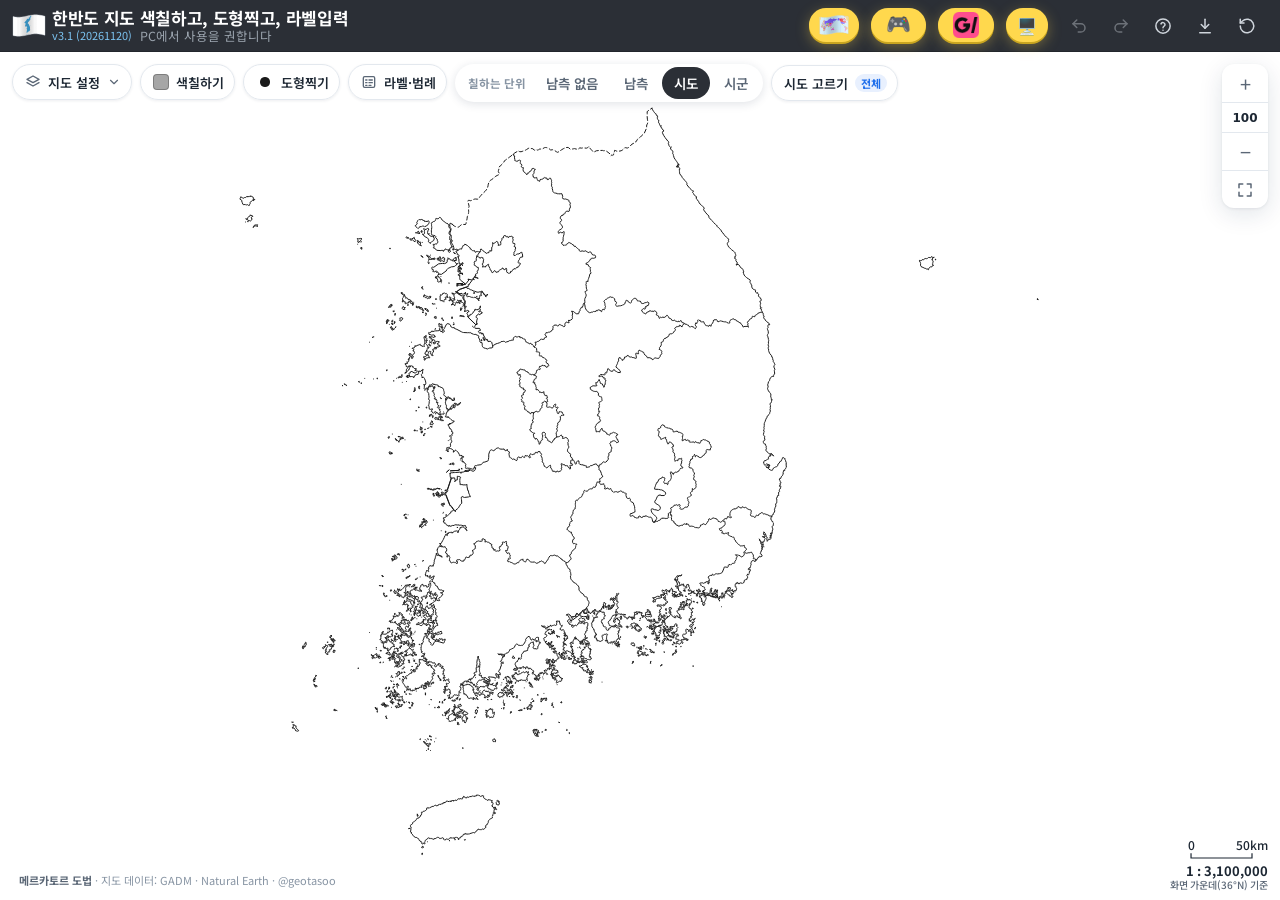
<file: index.html>
<!DOCTYPE html>
<html lang="ko">
<head>
<meta charset="utf-8">
<meta name="viewport" content="width=device-width, initial-scale=1, viewport-fit=cover">
<link rel="icon" href="icon.svg" type="image/svg+xml">
<title>한반도 지도 색칠하고, 도형찍고, 라벨입력</title>
<link rel="preconnect" href="https://fonts.googleapis.com">
<link rel="preconnect" href="https://fonts.gstatic.com" crossorigin>
<link rel="stylesheet" href="https://fonts.googleapis.com/css2?family=Noto+Serif+KR:wght@600;700&family=Noto+Sans+KR:wght@400;500;700&display=swap">
<link rel="stylesheet" href="style.css?v=20261117t">
<meta property="og:image" content="https://geotasoo.github.io/coloring_korea_map/thumb/final_1_korea_map.png">
<meta property="og:title" content="한반도 지도 색칠하고, 도형찍고, 라벨입력 v3.0">
</head>
<body>
<header class="topbar">
  <div class="brand" id="brand" role="button" tabindex="0" title="처음 상태로 (초기화)">
    <img class="brand-emoji brand-icon" src="icon.svg" width="36" height="29" alt="" aria-hidden="true">
    <div class="brand-text">
      <h1>한반도 지도 색칠하고, 도형찍고, 라벨입력</h1>
      <div class="sub-line"><span class="ver">v3.1 (20261120)</span><span class="pc-note" title="휴대폰·태블릿에서도 쓸 수 있지만, 시험지용 지도를 만들 때는 큰 화면이 편합니다">PC에서 사용을 권합니다</span></div>
    </div>
  </div>
  <div class="actions">
    <a class="jump jump-flag icon-only" href="https://geotasoo.github.io/coloring_world_map/" target="_blank" rel="noopener" title="세계지도 색칠하고, 도형찍고, 라벨입력"><img src="icon-world.svg" width="32" height="26" alt="" aria-hidden="true"></a>
    <a target="_blank" rel="noopener" class="jump jump-game" href="https://geotasoo.iwinv.net/koreagame" title="한반도 지역 찾기 게임으로 이동"><span class="em">🎮</span> </a>
    <a class="jump jump-geois icon-only" href="https://geois.my/" target="_blank" rel="noopener" title="geois.my로 이동"><img src="icon-geois.png" width="26" height="26" alt="" aria-hidden="true"></a>
    <a class="jump jump-desk" href="korea-shortcut.html" download="한반도 지도 색칠하기.html" title="바로가기 파일 내려받기">🖥️</a>
    <button class="btn" id="undo" data-tip="되돌리기 (Ctrl+Z)" aria-label="되돌리기" disabled>
      <svg viewBox="0 0 24 24"><path d="M9 14 4 9l5-5"/><path d="M4 9h10.5a5.5 5.5 0 0 1 0 11H11"/></svg>
    </button>
    <button class="btn" id="redo" data-tip="다시 하기 (Ctrl+Y)" aria-label="다시 하기" disabled>
      <svg viewBox="0 0 24 24"><path d="m15 14 5-5-5-5"/><path d="M20 9H9.5a5.5 5.5 0 0 0 0 11H13"/></svg>
    </button>
    <button class="btn" id="helpBtn" data-tip="도움말" aria-label="도움말">
      <svg viewBox="0 0 24 24"><circle cx="12" cy="12" r="9.5"/><path d="M9.3 9.2a2.8 2.8 0 0 1 5.4 1c0 1.9-2.7 2.4-2.7 4"/><path d="M12 17.6h.01"/></svg>
    </button>
    <button class="btn" id="saveBtn" data-tip="저장" aria-label="저장">
      <svg viewBox="0 0 24 24"><path d="M12 3v12"/><path d="m7 10 5 5 5-5"/><path d="M5 21h14"/></svg>
    </button>
    <button class="btn" id="resetBtn" data-tip="초기화" aria-label="초기화">
      <svg viewBox="0 0 24 24"><path d="M3 12a9 9 0 1 0 3-6.7L3 8"/><path d="M3 3v5h5"/></svg>
    </button>
  </div>
</header>

<main id="stage">
  <canvas id="map" aria-label="한반도 지도. 지역을 눌러 색칠하십시오."></canvas>
  <div id="loading">지도를 불러오는 중…</div>

  <!-- 왼쪽 위: 지도 설정 · 색칠하기 · 점찍기 -->
  <div class="controls" id="controls">
    <button class="pill" id="layersBtn" aria-expanded="false" aria-controls="layersPanel">
      <svg viewBox="0 0 24 24"><path d="m12 3 9 5-9 5-9-5 9-5z"/><path d="m3 13 9 5 9-5"/></svg>
      <span>지도 설정</span><b id="layersCount"></b>
      <svg class="chev" viewBox="0 0 24 24"><path d="m6 9 6 6 6-6"/></svg>
    </button>
    <button class="pill mode" id="colorBtn" title="색칠하기"><i class="dot"></i><span>색칠하기</span><b class="cnt" id="colorCount"></b></button>
    <button class="pill mode" id="pointBtn" data-side="points" title="도형찍기 (도시 고르기·직접 찍기)"><i class="dot pdot" id="pointDot"></i><span>도형찍기</span><b class="cnt" id="pointsCount"></b></button>
    <button class="pill mode" id="legendBtn" data-side="labels" title="라벨·범례"><svg viewBox="0 0 24 24"><rect x="3.5" y="4" width="17" height="16" rx="2"/><path d="M7 9h2M12 9h5M7 13h2M12 13h5M7 17h2M12 17h3"/></svg><span>라벨·범례</span></button>
    <!-- 한반도 전용: 행정구역 · 경계(색칠 단위) · 시도 고르기 -->
    <button class="pill kbar-btn" id="kbarBtn" title="한반도 메뉴 펼치기">한반도 ▾</button>
    <div class="kbar">
      <div class="kseg" id="unitSeg" title="경계를 어디까지 그리고, 무엇을 한 번에 칠할지"><span class="klabel">칠하는 단위</span><button data-unit="none" title="남측을 그리지 않습니다 (북측만)">남측 없음</button><button data-unit="sk">남측</button><button data-unit="sd">시도</button><button data-unit="sg">시군</button></div>
      <button class="pill kpick" data-side="lakes" title="고른 시도만 그립니다">시도 고르기 <b class="cnt" id="lakesCount"></b></button>
    </div>
  </div>

  <div class="panel layers-panel" id="layersPanel" hidden>
    <div class="row proj-row">
      <div class="seg light" id="kprojSeg" role="group" aria-label="도법 선택" title="도법 바꾸기 (P)"><button data-kproj="merc">메르카토르</button><button data-kproj="tm">횡축 메르카토르</button></div>
      <span class="tipi" tabindex="0" data-tip="국토지리정보원의 지도 등 우리나라 전국 지도는 보통 UTM-K를 씁니다. UTM-K는 동경 127.5°를 가운데에 둔 횡축 메르카토르도법입니다. 일반 메르카토르도법은 위도가 높을수록 조금씩 커집니다. 제주와 백두산 근처를 비교하면 북쪽이 약 15% 크게 그려집니다. 횡축 메르카토르를 설정하면, 배경지도는 선택할 수 없습니다.">ⓘ</span>
    </div>
    <div class="row proj-row era2">
      <div class="seg light" id="eraSeg" role="group" aria-label="전남광주 통합 전·후"><button data-era="after">전남광주 통합 후</button><button data-era="before">전남광주 통합 전</button></div>
      <span class="tipi" tabindex="0" data-tip="2026년 7월 전라남도와 광주광역시가 통합했습니다.">ⓘ</span>
    </div>
    <div class="sec-h">그리기</div>
    <div class="row pair"><label class="sw"><input type="checkbox" data-layer="nk"><span></span>북측</label><label class="sw"><input type="checkbox" data-layer="dmzDash"><span></span>휴전선 점선</label></div>
    <div class="row"><label class="sw"><input type="checkbox" data-layer="nb"><span></span>주변 나라 (중국·일본·러시아)</label></div>
    <div class="sec-h">경계선</div>
    <div class="row"><span class="rlabel">시도·시군 경계</span>
      <div class="mini-seg" id="dashSeg" title="시도·시군 경계"><button data-dash="0">실선</button><button data-dash="1">점선</button></div></div>
    <div class="row sub-row"><span class="rlabel">나라 경계</span>
      <div class="inline-range"><input type="range" id="lineWidth" min="0.2" max="4" step="0.1" aria-label="나라 경계·해안선 굵기"><output id="lineWidthOut"></output></div></div>
    <div class="row sub-row"><span class="rlabel">시도 경계</span>
      <div class="inline-range"><input type="range" id="lineSd" min="0.2" max="4" step="0.1" aria-label="시도 경계 굵기"><output id="lineSdOut"></output></div></div>
    <div class="row sub-row"><span class="rlabel">시군 경계</span>
      <div class="inline-range"><input type="range" id="lineSg" min="0.2" max="4" step="0.1" aria-label="시군 경계 굵기"><output id="lineSgOut"></output></div></div>
    <div class="sec-h">하천</div>
    <div class="row"><span class="rlabel">하천</span>
      <div class="mini-seg" id="riverSeg" title="하천 자료: HydroRIVERS (북측 강은 [북측], 주변 나라 강은 [주변 나라]를 켜면 함께 보입니다)"><button data-riv="off">끄기</button><button data-riv="major">주요 강</button><button data-riv="all">하계망</button></div></div>
    <div class="row sub-row"><span class="rlabel">하천 굵기</span>
      <div class="inline-range"><input type="range" id="rivW" min="0.3" max="4" step="0.1" aria-label="하천 굵기"><output id="rivWOut"></output></div></div>
    <div class="row sub-row"><label class="sw small"><input type="checkbox" id="rivNames"><span></span>강 이름</label></div>
    <div class="sec-h">이름·표시</div>
    <div class="row pair"><label class="sw"><input type="checkbox" data-layer="names"><span></span>시도 이름</label><label class="sw"><input type="checkbox" data-layer="sgnames"><span></span>시군 이름</label></div>
    <div class="row"><label class="sw"><input type="checkbox" data-layer="seas"><span></span>바다 이름</label><button class="link" data-side="seas">고르기 <b id="seasCount"></b> ›</button></div>
    <div class="row pair"><label class="sw"><input type="checkbox" data-layer="grid"><span></span>경위선</label><label class="sw"><input type="checkbox" data-layer="scale"><span></span>축척</label></div>
    <div class="sec-h">배경 지도</div>
    <div class="row bg-row"><span class="rlabel">배경 지도</span>
      <div class="mini-seg" id="bgSeg" title="인터넷 지도를 밑에 깝니다 ('현재 화면대로' 저장에만 들어갑니다)"><button data-bg="off">끄기</button><button data-bg="osm">일반</button><button data-bg="sat">위성</button><button data-bg="topo">지형</button><button data-bg="elev">고도</button></div></div>
    <div class="row sub-row" id="bgAlphaRow"><span class="rlabel">진하기</span>
      <div class="inline-range"><input type="range" id="bgAlpha" min="0" max="100" step="5" aria-label="배경 지도 진하기 (80이 기본)"><output id="bgAlphaOut"></output></div></div>
  </div>

  <!-- 오른쪽 위: 확대·축소 -->
  <div class="zoom">
    <button id="zoomIn" title="확대 (+)">+</button>
    <label class="zpct" title="확대 정도 (어느 화면에서나 같은 값). 숫자를 눌러 직접 입력"><input id="zoomPct" inputmode="numeric" aria-label="확대 정도"></label>
    <button id="zoomOut" title="축소 (−)">−</button>
    <button id="home" title="처음 화면 (남측 전체)">
      <svg viewBox="0 0 24 24"><path d="M4 9V4h5M20 9V4h-5M4 15v5h5M20 15v5h-5"/></svg>
    </button>
  </div>

  <!-- 색칠하기 + 점찍기: PC·태블릿은 왼쪽 세로, 폰은 아래 -->
  <div class="dock-wrap" id="dockWrap">
    <aside class="dock" id="dock" aria-label="색칠하기">
      <div class="dock-head">
        <span class="dock-title">색칠하기</span>
        <button class="sbtn mini" id="clear" title="칠한 색을 모두 지웁니다">색칠 모두 지우기</button>
        <button class="sbtn primary dock-done" id="dockHide" title="색칠하기 닫기">완료</button>
      </div>
      <div class="tabs" id="paletteTabs"></div>
      <div class="swatches" id="swatches"></div>
      <div class="tools">
        <label class="custom" title="원하는 색 고르기">
          <input type="color" id="customColor" value="#F9C74F">
          <span class="ring"></span><span class="lbl">직접 고르기</span>
        </label>
        <button class="tool" id="eraser" title="지우개 (E)">
          <svg viewBox="0 0 24 24"><path d="m7 21-4.3-4.3a1 1 0 0 1 0-1.4l10-10a1 1 0 0 1 1.4 0l5.6 5.6a1 1 0 0 1 0 1.4L11 21z"/><path d="M22 21H7M5 11l9 9"/></svg>
          <span>지우개</span>
        </button>
      </div>
      <div class="base">
        <div class="base-row"><span>육지</span><div class="mini-swatches" data-target="land"></div></div>
        <div class="base-row"><span>바다</span><div class="mini-swatches" data-target="ocean"></div></div>
      </div>
      <div class="status"><span id="count">칠한 지역 0개</span></div>
    </aside>
  </div>

  <!-- 오른쪽 패널 (폰은 아래 시트): 호수 · 도시 · 점찍기 -->
  <aside class="side" id="side" hidden>
    <section data-panel="lakes">
      <header class="side-head">
        <h2>보일 시도</h2>
        <button class="sbtn" id="lakesDefault">전체 선택</button>
        <button class="sbtn" id="lakesNone">전체 해제</button>
        <button class="close" data-close title="닫기"><svg viewBox="0 0 24 24"><path d="M6 6l12 12M18 6 6 18"/></svg></button>
      </header>
      <div class="side-body">
        <div class="note" id="lakesSummary"></div>
        <p class="hint">고른 시도만 지도에 그립니다. 우리 지역 지도처럼 일부만 보여 줄 때 씁니다.</p>
        <div class="checklist" id="lakeList"></div>
      </div>
    </section>

    <section data-panel="seas">
      <header class="side-head">
        <h2>바다 이름</h2>
        <button class="sbtn" id="seasNone">전체 해제</button>
        <button class="sbtn" id="seasDefault">기본값</button>
        <button class="close" data-close title="닫기"><svg viewBox="0 0 24 24"><path d="M6 6l12 12M18 6 6 18"/></svg></button>
      </header>
      <div class="side-body">
        <div class="note" id="seasSummary"></div>
        <h3 class="sub">대양</h3>
        <div class="checklist" id="seaList1"></div>
        <h3 class="sub">바다·만</h3>
        <div class="checklist" id="seaList2"></div>
      </div>
    </section>

    <section data-panel="labels">
      <header class="side-head">
        <button class="sheet-handle" data-sheet title="시트 접기/펴기" aria-label="시트 접기/펴기"></button>
        <h2>라벨·범례</h2>
        <button class="sbtn primary" data-close>완료</button>
      </header>
      <div class="ptabs ltabs" role="tablist">
        <button data-ltab="regions" class="sel">색칠 라벨 <b id="regionsCount"></b></button>
        <button data-ltab="points">도형 라벨 <b id="plistCount"></b></button>
        <button data-ltab="legend">범례</button>
      </div>

      <div class="side-body" data-lbody="regions">
        <div class="pstyle"><div class="prow"><span class="plabel">글자 크기</span><input type="range" id="rFont" min="9" max="36" step="1" aria-label="색칠 라벨 글자 크기"><output id="rFontOut"></output></div></div>
        <div class="fillbar">
          <span>한꺼번에</span>
          <button data-rfill="alpha">A B C</button><button data-rfill="hangulp">(가)(나)(다)</button><button data-rfill="hangul">가 나 다</button><button data-rfill="name">지역 이름</button><button data-rfill="clear">지우기</button>
        </div>
        <p class="hint tip">칠한 순서대로 나옵니다. 줄을 <b>⋮⋮</b>로 끌면 순서가 바뀌고, 지도에서 <b>라벨을 끌면</b> 가이드선이 생깁니다.</p>
        <div class="plist" id="regionList"></div>
      </div>

      <div class="side-body" data-lbody="points" hidden>
        <div class="pstyle"><div class="prow"><span class="plabel">글자 크기</span><input type="range" id="pFont" min="9" max="30" step="1" aria-label="도형 라벨 글자 크기"><output id="pFontOut"></output></div></div>
        <div class="fillbar">
          <span>한꺼번에</span>
          <button data-fill="alpha">A B C</button><button data-fill="hangulp">(가)(나)(다)</button><button data-fill="hangul">가 나 다</button><button data-fill="city">도시 이름</button><button data-fill="clear">지우기</button>
        </div>
        <p class="hint tip">찍은 순서대로 나옵니다. 도형 그림을 누르면 모양이 바뀝니다. 지도에서 <b>라벨을 끌면</b> 가이드선이 생깁니다.</p>
        <div class="plist" id="pointList"></div>
      </div>

      <div class="side-body" data-lbody="legend" hidden>
        <div class="lg-top"><label class="sw"><input type="checkbox" id="lgShow"><span></span>지도에 범례 표시</label>
          <div class="mini-seg" id="lgDir"><button data-dir="v">세로</button><button data-dir="h">가로</button></div></div>
        <p class="hint tip">지도에 범례 표시를 하면 저장 시 범례도 함께 저장할 수 있습니다. 또한 <b>범례 상자를 끌면</b> 위치가 바뀝니다.</p>
        <div class="lg-group" id="lg-fill">
          <h3 class="sub">칠 (색칠하기)</h3>
          <input class="lg-title" placeholder="묶음 제목 (예: 인구 밀도) · 비워도 됩니다">
          <div class="fillbar"><span>한꺼번에</span><button data-lfill="alpha">A B C</button><button data-lfill="hangulp">(가)(나)(다)</button><button data-lfill="hangul">가 나 다</button><button data-lfill="clear">지우기</button></div>
          <div class="plist"></div>
        </div>
        <div class="lg-group" id="lg-point">
          <h3 class="sub">도형 (도형찍기)</h3>
          <input class="lg-title" placeholder="묶음 제목 (예: 도시 규모) · 비워도 됩니다">
          <div class="fillbar"><span>한꺼번에</span><button data-lfill="alpha">A B C</button><button data-lfill="hangulp">(가)(나)(다)</button><button data-lfill="hangul">가 나 다</button><button data-lfill="clear">지우기</button></div>
          <div class="plist"></div>
        </div>
      </div>
    </section>

    <section data-panel="points">
      <header class="side-head">
        <button class="sheet-handle" data-sheet title="시트 접기/펴기" aria-label="시트 접기/펴기"></button>
        <h2>도형찍기</h2>
        <button class="sbtn" id="pointsClear" title="찍은 도형과 라벨을 모두 지웁니다">도형·라벨 모두 지우기</button>
        <button class="sbtn primary" data-close>완료</button>
      </header>
      <div class="pstyle">
        <div class="prow"><span class="plabel">색</span><div class="pcolors" id="pColors"></div></div>
        <div class="prow top"><span class="plabel">모양</span><div><div class="pshapes" id="pShapes"></div><div class="pnext" id="pShapeHint"></div></div></div>
        <div class="prow"><span class="plabel">크기</span><input type="range" id="pSize" min="3" max="14" step="1"><output id="pSizeOut"></output>
          <label class="sw small" title="도형 테두리"><input type="checkbox" id="pOutline"><span></span>테두리</label></div>
      </div>
      <div class="ptabs phone-tabs" role="tablist">
        <button data-ptab="cities" class="sel">도시·직접 찍기</button>
        <button data-ptab="style">도형 모양 <i class="sty-dot" id="styDot"></i></button>
      </div>
      <div class="side-body" data-pbody="cities">
        <div class="side-search"><svg viewBox="0 0 24 24"><circle cx="11" cy="11" r="7"/><path d="m20 20-3.5-3.5"/></svg><input id="citySearch" type="search" placeholder="검색"></div>
        <div id="cityGroups"></div>
      </div>
    </section>
  </aside>

  <div class="mode-banner" id="pointBanner" hidden>
    <svg viewBox="0 0 24 24"><path d="M12 22s7-6.2 7-12a7 7 0 0 0-14 0c0 5.8 7 12 7 12z"/><circle cx="12" cy="10" r="2.5"/></svg>
    <span>도형찍기 중 · 패널에서 선택하거나, 지도를 누르면 도형이 찍힙니다</span>
    <button data-close>완료</button>
  </div>

  <div class="confirm" id="resetConfirm" hidden>
    <div class="confirm-box" role="dialog" aria-labelledby="resetTitle">
      <h3 id="resetTitle">처음 상태로 돌리겠습니까?</h3>
      <p>색칠, 도형, 라벨·범례와 지도 설정이 모두 처음 상태로 돌아갑니다.<br>잘못 눌렀다면 <b>되돌리기</b>로 되살릴 수 있습니다.</p>
      <div class="confirm-actions"><button class="sbtn" id="resetCancel">취소</button><button class="sbtn danger" id="resetOk">초기화</button></div>
    </div>
  </div>

  <!-- 이미지로 저장 -->
  <div class="confirm" id="exportDlg" hidden>
    <div class="export-box" role="dialog" aria-labelledby="exTitle">
      <header><h3 id="exTitle">이미지로 저장</h3><button class="close" id="exClose" title="닫기"><svg viewBox="0 0 24 24"><path d="M6 6l12 12M18 6 6 18"/></svg></button></header>
      <div class="ex-body">
        <div class="ex-preview"><img id="exPreview" alt="저장될 이미지 미리보기"></div>
        <div class="ex-opts">
          <div class="ex-row"><span>범위</span><div class="mini-seg"><button data-ex="range" data-v="full">화면 전체</button><button data-ex="range" data-v="sel">영역 선택</button></div>
            <button class="link" id="exSelAgain" hidden>다시 선택 ›</button></div>
          <p class="hint ex-hint">영역 선택 시 축척과 범례 공간을 고려하여 선택하십시오.</p>
          <div class="ex-row"><span>스타일</span><div class="mini-seg"><button data-ex="style" data-v="exam">시험지용</button><button data-ex="style" data-v="screen">현재 화면대로</button></div></div>
          <div class="ex-row" id="exSeaRow"><span>바다</span><div class="mini-seg"><button data-ex="sea" data-v="gray">회색</button><button data-ex="sea" data-v="white">흰색</button></div></div>
          <p class="hint ex-hint" id="exStyleHint">시험지용: 흑백, 사각형 틀, 라벨은 틀 밖까지</p>
          <div class="ex-row" id="exTickRow" hidden><span></span><label class="chk"><input type="checkbox" id="exTick"><span>적도가 범위 안에 있으면 틀 안쪽에 0° 표시</span></label></div>
          <div class="ex-row ex-put"><span>넣기</span>
            <div class="ex-put-grid">
              <label class="chk ex-chip"><input type="checkbox" id="exScale"><span>축척</span></label>
              <label class="chk ex-chip"><input type="checkbox" id="exInsetU"><span>울릉도 상자</span></label>
              <label class="chk ex-chip"><input type="checkbox" id="exInsetD"><span>독도 상자</span></label>
              <div class="ex-lrow" id="exLegendWrap">
                <label class="chk ex-chip" id="exLegendRow"><input type="checkbox" id="exLegend"><span>범례</span></label>
                <div class="ex-lplace"><em>범례 위치</em><div class="mini-seg" id="exLplace"><button data-ex="lplace" data-v="in">지도 안</button><button data-ex="lplace" data-v="out">지도 밖</button></div></div>
              </div>
            </div>
          </div>
          <p class="hint ex-hint">미리보기 화면에서 <b>축척·범례를 마우스로 끌어</b> 옮길 수 있습니다.</p>
          <p class="hint ex-hint" id="exSize"></p>
        </div>
      </div>
      <footer><button class="sbtn" id="exCopy" title="한글·PPT에 바로 붙여 넣기">복사</button><button class="sbtn primary" id="exSave">저장</button></footer>
    </div>
  </div>
  <!-- 도움말: 내용은 여기서 바로 고치면 됩니다 -->
  <div class="confirm" id="helpDlg" hidden>
    <div class="export-box help-box" role="dialog" aria-labelledby="helpTitle">
      <header><h3 id="helpTitle"><img class="title-flag" src="icon.svg" width="30" height="24" alt="" aria-hidden="true"> 도움말</h3><button class="close" id="helpClose" title="닫기"><svg viewBox="0 0 24 24"><path d="M6 6l12 12M18 6 6 18"/></svg></button></header>
      <div class="help-body">

        <h4>처음이라면 (3단계)</h4>
        <ol class="help-steps">
          <li><b>[색칠하기]</b> → 색 고르기 → 지도에서 지역 누르기</li>
          <li><b>[도형찍기]</b>로 도시 찍기 → <b>[라벨·범례]</b>에서 (가)(나)(다)·범례 붙이기</li>
          <li><b>[저장]</b> → <b>시험지용</b> → 미리보기에서 <b>축척·범례 끌어 옮기기</b> → <b>[저장]</b> 또는 <b>[복사]</b></li>
        </ol>

        <h4>지도 보기</h4>
        <ul>
          <li><b>이동</b>: 지도를 마우스로 끌어 옮깁니다. <b>확대·축소</b>: 마우스 휠 또는 오른쪽 위 <b>+ / −</b> (폰은 두 손가락).</li>
          <li>+ 와 − 사이 숫자는 <b>확대 정도</b>입니다(처음 화면 = 100). 숫자를 눌러 직접 입력할 수 있고, <b>⛶</b>을 누르면 처음 화면으로 돌아갑니다.</li>
          <li>위쪽 <b>칠하는 단위</b>(남측 없음 / 남측 / 시도 / 시군)를 고르면 그만큼 경계가 그려지고, 누를 때 그 단위로 칠해집니다. 단위를 바꾸면 다른 단위로 칠한 색은 지워집니다(되돌리기 가능).</li>
          <li><b>[시도 고르기]</b>로 일부 시도만 그릴 수 있습니다. 고른 시도에 맞게 지도가 저절로 맞춰집니다.</li>
          <li>작은 지역은 근처를 눌러도 잡히고, 폰에서는 꾹 누르고 있으면 이름이 먼저 뜹니다.</li>
        </ul>

        <h4>지도 설정</h4>
        <ul>
          <li><b>[지도 설정]</b> 맨 위에서 <b>도법</b>(횡축 메르카토르 / 메르카토르)과 <b>전남광주 통합 후 / 통합 전</b>을 고릅니다. ⓘ에 마우스를 올리면 설명이 나옵니다.</li>
          <li>기본 도법은 <b>메르카토르</b>입니다. <b>횡축 메르카토르</b>로 바꾸면 국토지리정보원 지도처럼(UTM-K) 동경 127.5°가 가운데라 북쪽이 덜 커집니다.</li>
          <li><b>하천</b>: [끄기 | 주요 강 | 하계망]을 고릅니다. 굵기와 <b>강 이름</b>도 켜고 끌 수 있습니다(확대하면 작은 강 이름도 보입니다). 주요 강은 교과서에 나오는 큰 강줄기, 하계망은 작은 지류까지 보여 줍니다. 북측·주변 나라의 강은 [북측]·[주변 나라]를 켜면 함께 보입니다. 저장할 때도 들어갑니다.</li>
          <li>북측, 휴전선 점선, 시도·시군 경계(실선·점선, 굵기), 주변 나라, 시도·시군 이름, 바다 이름, 경위선, 축척을 켜고 끌 수 있습니다. 바다 이름은 <b>[고르기 ›]</b>에서 하나씩 고릅니다.</li>
          <li><b>배경 지도</b>(일반·위성·지형·<b>고도</b>)는 화면에서만 보이는 참고용입니다. 도법이 <b>메르카토르</b>일 때만 쓸 수 있고, <b>현재 화면대로</b> 저장할 때는 함께 들어가고, 시험지용에는 들어가지 않습니다. 위성을 고르면 경계선이 저절로 흰색으로 바뀝니다. <b>고도</b>는 높이에 따라 초록(낮은 땅)→노랑→갈색→흰색(높은 산)으로 칠하고 산의 그늘(음영 기복)을 넣습니다. 바다도 깊을수록 진한 파랑입니다.</li>
        </ul>

        <h4>색칠하기</h4>
        <ul>
          <li><b>[색칠하기]</b>를 누르면 오른쪽에 색칠 패널이 열립니다. 색 묶음(시험지 회색·컬러·단계색)을 고르고 지역을 누르면 칠해집니다. 같은 색으로 한 번 더 누르면 지워집니다.</li>
          <li>마지막 칸은 <b>빗금</b>입니다. 단계색에서는 그 색의 빗금이 됩니다. <b>직접 고르기</b>로 아무 색이나 쓸 수 있습니다.</li>
          <li>패널 아래에서 바탕 <b>육지·바다 색</b>을 바꿀 수 있습니다. <b>[색칠 모두 지우기]</b>는 칠한 색만 지웁니다.</li>
        </ul>

        <h4>도형찍기</h4>
        <ul>
          <li><b>[도형찍기]</b>를 누르면 지도에 빨간 테두리가 생깁니다. 이때 지도를 누르면 그 자리에 도형이 찍힙니다.</li>
          <li>오른쪽 목록에서 고르거나 <b>검색</b>해서 찍을 수도 있습니다. 묶음 옆 <b>[모두 선택]</b>으로 한꺼번에 찍습니다.</li>
          <li>위쪽에서 색·모양(● ▲ ■ ○ △ □)·크기를 고르면 <b>다음에 찍을 도형</b>부터 바뀝니다. 찍어 둔 도형은 끌어서 옮기고, <kbd>Delete</kbd>로 지웁니다.</li>
          <li>다 찍었으면 <b>[완료]</b>를 누릅니다.</li>
        </ul>

        <h4>라벨·범례</h4>
        <ul>
          <li><b>[라벨·범례]</b>에 세 탭이 있습니다: <b>색칠 라벨</b>(칠한 지역) · <b>도형 라벨</b>(찍은 도형) · <b>범례</b>.</li>
          <li>라벨은 직접 쓰거나 A B C, (가)(나)(다), 가 나 다, 이름으로 한꺼번에 채우고, ⋮⋮ 손잡이로 순서를 바꿉니다.</li>
          <li>지도에서 라벨을 끌어 옮기면 <b>가이드선</b>이 생깁니다. 목록의 가이드선 버튼으로 하나씩 끄고, ↺ 버튼으로 원래 자리로 돌립니다.</li>
          <li><b>범례</b>는 칠한 색과 도형 모양마다 한 줄씩 자동으로 생깁니다. 세로/가로를 고르고, 지도에서 범례 상자를 끌어 옮깁니다.</li>
        </ul>

        <h4>저장하기</h4>
        <ul>
          <li><b>[저장]</b> → 범위(화면 전체 / 영역 선택)와 스타일(시험지용 / 현재 화면대로)을 고르십시오. 영역 선택 때는 축척·범례 자리도 생각해서 고르십시오.</li>
          <li><b>시험지용</b>: 흑백, 사각형 틀, 바다 흰색/회색. B4 2단 편집에서 지도를 약 10cm 폭으로 넣으면 글자가 9pt가 됩니다.</li>
          <li>미리보기에서 <b>축척과 범례를 마우스로 끌어</b> 자리를 정합니다. 범례는 <b>지도 안</b> 또는 <b>지도 밖</b>(틀 둘레에 붙어 함께 저장)을 고를 수 있습니다.</li>
          <li><b>울릉도 상자 · 독도 상자</b>를 켜면 시험지처럼 두 섬을 본 지도와 같은 축척·같은 위도로, 틀 오른쪽 안쪽의 작은 상자에 따로 그립니다(따로 켜고 끌 수 있습니다).</li>
          <li><b>[복사]</b>하면 한글·PPT에 바로 붙여 넣을 수 있습니다.</li>
        </ul>

        <h4>되돌리기·새로고침·초기화</h4>
        <ul>
          <li>모든 작업은 <b>되돌리기(Ctrl+Z)</b>로 취소할 수 있습니다.</li>
          <li>작업은 따로 저장되지 않습니다. <b>새로고침(F5)하거나 창을 닫으면 처음 화면</b>으로 돌아가니, 다 만든 지도는 <b>[저장]</b>이나 <b>[복사]</b>로 꼭 남겨 두십시오.</li>
          <li><b>제목</b>이나 <b>[초기화]</b>를 누르면 처음 상태로 돌아갑니다(되돌리기로 되살릴 수 있습니다).</li>
        </ul>

        <h4>단축키 (PC)</h4>
        <ul class="keys">
          <li><kbd>Ctrl</kbd>+<kbd>Z</kbd> 되돌리기 · <kbd>Ctrl</kbd>+<kbd>Y</kbd> 다시 하기</li>
          <li><kbd>1</kbd>~<kbd>9</kbd> 색 고르기 · <kbd>E</kbd> 지우개 · <kbd>P</kbd> 도법 바꾸기(메르카토르 ↔ 횡축 메르카토르)</li>
          <li><kbd>+</kbd> <kbd>−</kbd> 확대·축소 · 방향키 이동 · <kbd>Delete</kbd> 고른 도형 지우기</li>
        </ul>
        <p class="help-foot">한반도 지도 색칠하고 도형찍기 3.1 (20261120) · 지도 데이터: GADM · Natural Earth · @geotasoo</p>
      </div>
    </div>
  </div>

  <div class="sel-layer" id="selLayer" hidden>
    <div class="sel-banner">저장할 영역을 끌어서 선택하십시오 <button id="selCancel">취소</button></div>
    <div class="sel-box" id="selBox" hidden></div>
  </div>

  <div id="tip" role="status"></div>
  <div id="toast" role="status"><span></span><button hidden>되돌리기</button></div>

  <!-- 아래: 왼쪽 도법·출처, 오른쪽 축척 (축척은 지도 그림에 그립니다) -->
  <div class="credit"><b id="projName"></b><span class="src"> · 지도 데이터: GADM · Natural Earth · @geotasoo</span><span class="src" id="rivCredit"></span><span class="src" id="bgCredit"></span></div>
</main>

<script src="lib/d3.min.js"></script>
<script src="lib/topojson-client.min.js"></script>
<script src="data/places.js?v=20261117t"></script>
<script src="app.js?v=20261118a"></script>

</body>
</html>
</file>
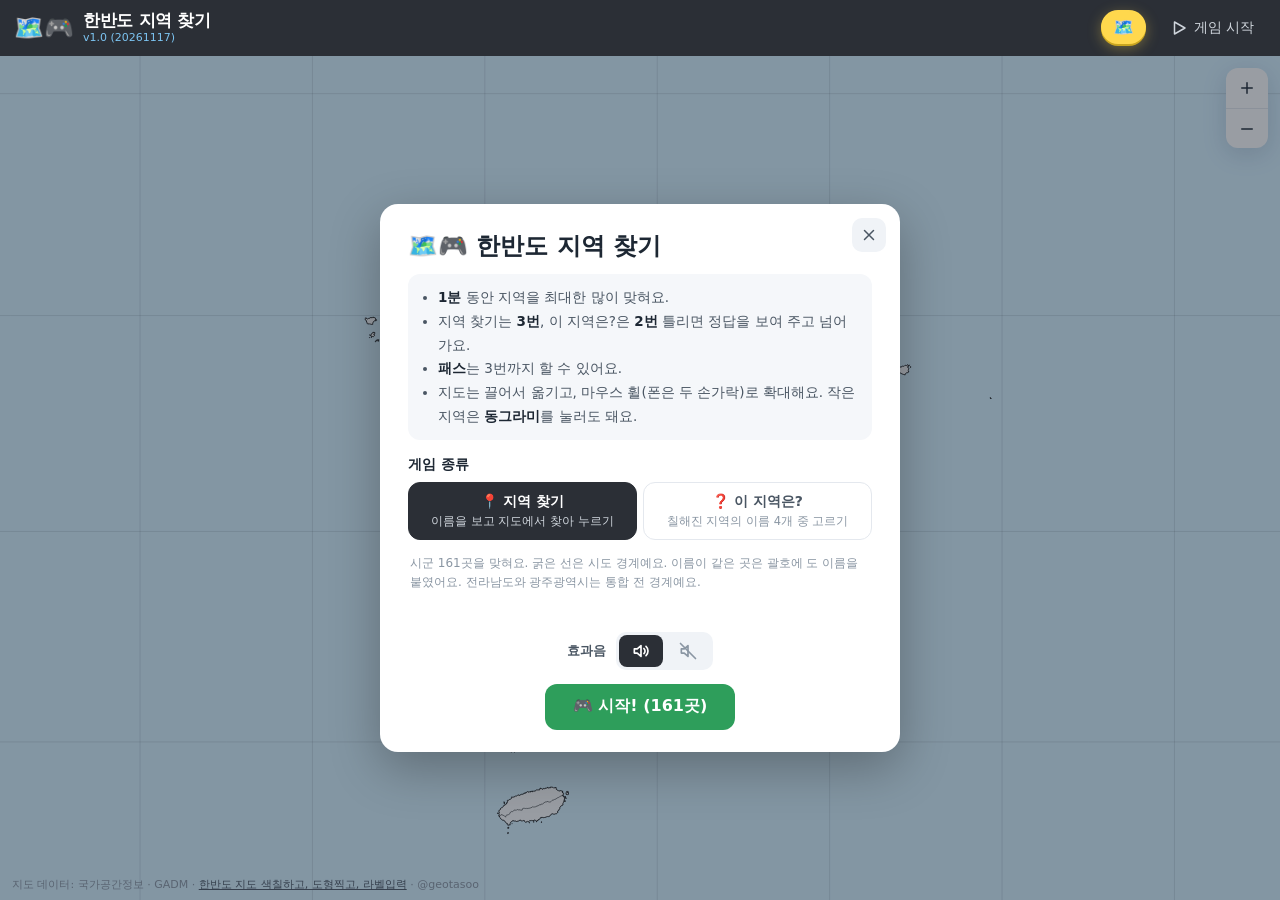
<file: game/index.html>
<!DOCTYPE html>
<html lang="ko">
<head>
<meta charset="utf-8">
<meta name="viewport" content="width=device-width, initial-scale=1, viewport-fit=cover">
<title>한반도 지역 찾기</title>
<link rel="stylesheet" href="style.css">
<meta property="og:image" content="https://geotasoo.github.io/coloring_korea_map/thumb/final_3_korea_game.png">
<meta property="og:title" content="한반도 지도로 지역 찾기 게임">
</head>
<body>
<header class="topbar">
  <div class="brand" id="brand" title="처음 화면으로">
    <span class="brand-emoji" aria-hidden="true">🗺️🎮</span>
    <div class="brand-text">
      <h1>한반도 지역 찾기</h1>
      <div class="sub-line"><span class="ver">v1.0 (20261117)</span></div>
    </div>
  </div>
  <!-- 게임 중 상태판 -->
  <div class="hud" id="hud" hidden>
    <div class="hud-num"><small>남은 시간</small><b id="hTime">60</b></div>
    <div class="hud-q">
      <div class="q" id="hQ">—</div>
      <div class="hud-row"><span class="wrongs" id="hWrong"></span><span class="prog" id="hProg"></span></div>
    </div>
    <div class="hud-num"><small>점수</small><b id="hScore">0</b></div>
    <div class="hud-btns">
      <button class="hbtn" id="hintBtn" title="수도 좌표 보기 (H)">💡 힌트 <small>-1초</small></button>
      <button class="hbtn" id="passBtn" title="다음 지역으로 (P)">⏭️ 패스 <small id="passLeft">3</small></button>
      <button class="hbtn icon" id="hSound" title="효과음 켜기/끄기"></button>
      <button class="hbtn ghost" id="quitBtn" title="그만하기"><span class="long">그만하기</span><span class="short">✕</span></button>
    </div>
  </div>
  <div class="actions" id="topActions">
    <a class="jump jump-emoji" href="../" title="한반도 지도 색칠하고 도형찍기로 이동">🗺️</a>
    <button class="btn" id="setupBtn" title="게임 시작 화면">
      <svg viewBox="0 0 24 24"><path d="M6 4l14 8-14 8z"/></svg><span>게임 시작</span>
    </button>
  </div>
</header>

<main id="stage">
  <canvas id="map" aria-label="한반도 지도"></canvas>
  <div id="loading">지도를 불러오는 중…</div>

  <div class="zoom" aria-label="확대·축소">
    <button id="zoomIn" title="확대 (+)"><svg viewBox="0 0 24 24"><path d="M12 5v14M5 12h14"/></svg></button>
    <button id="zoomOut" title="축소 (−)"><svg viewBox="0 0 24 24"><path d="M5 12h14"/></svg></button>
  </div>

  <div class="hint-pop" id="hintPop" hidden></div>
  <div class="choices" id="choices" hidden></div>
  <div class="fb" id="fb" hidden></div>
  <div class="name-pop" id="namePop" hidden></div>
  <div class="danger" id="danger"></div>

  <!-- 시작 화면 -->
  <div class="overlay" id="setup">
    <div class="card">
      <button class="card-x" id="setupClose" title="닫고 지도 보기"><svg viewBox="0 0 24 24"><path d="M6 6l12 12M18 6 6 18"/></svg></button>
      <h2>🗺️🎮 한반도 지역 찾기</h2>
      <ul class="rules">
        <li><b>1분</b> 동안 지역을 최대한 많이 맞혀요.</li>
        <li>지역 찾기는 <b>3번</b>, 이 지역은?은 <b>2번</b> 틀리면 정답을 보여 주고 넘어가요.</li>
        <li><b>패스</b>는 3번까지 할 수 있어요.</li>
        <li>지도는 끌어서 옮기고, 마우스 휠(폰은 두 손가락)로 확대해요. 작은 지역은 <b>동그라미</b>를 눌러도 돼요.</li>
      </ul>

      <div class="range">
        <h3>게임 종류</h3>
        <div class="seg2" id="modeSeg">
          <button data-mode="find"><b>📍 지역 찾기</b><small>이름을 보고 지도에서 찾아 누르기</small></button>
          <button data-mode="guess"><b>❓ 이 지역은?</b><small>칠해진 지역의 이름 4개 중 고르기</small></button>
        </div>
        <p class="level-note" id="levelNote"></p>
        <div class="conts" id="conts" hidden></div>
      </div>

      <div class="best" id="best"></div>
      <div class="snd"><span>효과음</span>
        <div class="snd-seg"><button data-snd="on" title="효과음 켜기"><svg viewBox="0 0 24 24"><path d="M4 9.5v5h3.5L12 18.5v-13L7.5 9.5z"/><path d="M15.5 9a4 4 0 0 1 0 6M18 6.5a7.5 7.5 0 0 1 0 11"/></svg></button><button data-snd="off" title="효과음 끄기 (음소거)"><svg viewBox="0 0 24 24"><path d="M4 9.5v5h3.5L12 18.5v-13L7.5 9.5z"/><path d="M3 3l18 18"/></svg></button></div></div>
      <div class="card-actions">
        <button class="go" id="startBtn">🎮 시작!</button>
      </div>
    </div>
  </div>

  <!-- 결과 -->
  <div class="result" id="result" hidden>
    <div class="rcard">
      <div class="rhead"><h2 id="rTitle">결과</h2><button class="x" id="rMin" title="접기/펴기">–</button></div>
      <div class="rbody">
        <div class="badges">
          <div class="bdg ok"><b id="rOk">0</b><span>⭕ 정답</span></div>
          <div class="bdg ng"><b id="rNg">0</b><span>❌ 3번 틀림</span></div>
          <div class="bdg ps"><b id="rPs">0</b><span>⏭️ 패스</span></div>
        </div>
        <p class="rnote" id="rNote"></p>
        <div class="tags" id="rTags"></div>
        <p class="rhelp">지역 이름을 누르면 지도에서 그 지역이 깜빡여요. 지도는 끌고 확대해서 살펴볼 수 있어요.</p>
        <div class="card-actions">
          <button class="go" id="againBtn">다시 하기</button>
          <button class="sub" id="toSetup">게임 바꾸기</button>
          <button class="sub" id="rClose">그만하기</button>
        </div>
      </div>
    </div>
  </div>

  <div class="credit">지도 데이터: 국가공간정보 · GADM · <a href="../">한반도 지도 색칠하고, 도형찍고, 라벨입력</a> · @geotasoo</div>
</main>

<script src="lib/d3.min.js"></script>
<script src="lib/topojson-client.min.js"></script>
<script src="gamedata.js"></script>
<script src="game.js"></script>
</body>
</html>
</file>
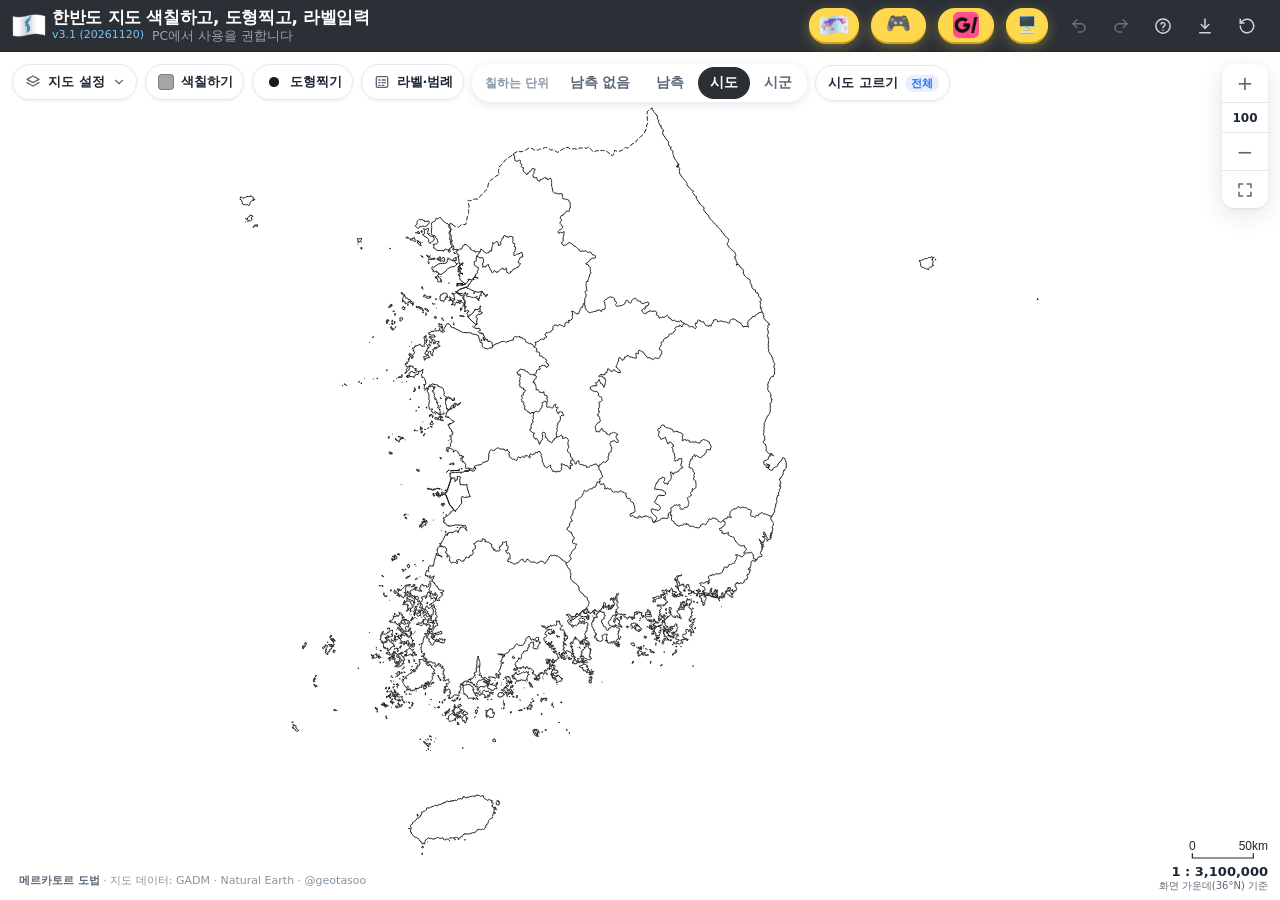
<file: korea-shortcut.html>
<!DOCTYPE html>
<html lang="ko"><head><meta charset="utf-8">
<meta name="viewport" content="width=device-width,initial-scale=1">
<title>한반도 지도 색칠하기</title>
<link rel="icon" href="icon.svg">
<meta http-equiv="refresh" content="0; url=https://geotasoo.github.io/coloring_korea_map/">
</head><body>
<p><a href="https://geotasoo.github.io/coloring_korea_map/">한반도 지도 색칠하고, 도형찍고, 라벨입력 열기</a></p>
<script>location.replace("https://geotasoo.github.io/coloring_korea_map/");</script>
</body></html>
</file>
<file: style.css>
:root {
  --ink: #1d2733;
  --ink-2: #5b6776;
  --ink-3: #8794a3;
  --line: #e3e8ee;
  --surface: #ffffff;
  --accent: #1f6feb;
  --accent-soft: #e8f0fe;
  --shadow: 0 6px 24px rgba(20, 40, 70, .12), 0 1px 3px rgba(20, 40, 70, .08);
  --radius: 14px;
  --topbar: 52px;
  --gap: 12px;
  font-family: "Pretendard", "Apple SD Gothic Neo", "Malgun Gothic", "Noto Sans KR", system-ui, sans-serif;
  color: var(--ink);
}
* { box-sizing: border-box; }
html, body { margin: 0; height: 100%; overflow: hidden; background: #f4f6f9; }
button { font: inherit; color: inherit; cursor: pointer; }
svg { width: 18px; height: 18px; fill: none; stroke: currentColor; stroke-width: 2; stroke-linecap: round; stroke-linejoin: round; flex: none; }
[hidden] { display: none !important; }

/* ---------- 상단 바 ---------- */
.topbar {
  height: var(--topbar); display: flex; align-items: center; justify-content: space-between;
  padding: 0 14px; padding-top: env(safe-area-inset-top);
  background: var(--surface); border-bottom: 1px solid var(--line); position: relative; z-index: 5;
}
.brand { display: flex; align-items: center; gap: 8px; min-width: 0; }
.brand-mark { width: 24px; height: 24px; color: var(--accent); stroke-width: 1.6; }
.brand h1 { font-size: 17px; font-weight: 700; margin: 0; white-space: nowrap; letter-spacing: -.02em; }
.badge { font-size: 11px; font-weight: 600; color: var(--accent); background: var(--accent-soft); padding: 2px 7px; border-radius: 99px; }
.actions { display: flex; gap: 4px; }
.btn {
  display: inline-flex; align-items: center; gap: 6px; height: 36px; padding: 0 12px;
  border: 1px solid transparent; background: none; border-radius: 10px; font-size: 14px; color: var(--ink-2);
}
.btn:hover:not(:disabled) { background: #f0f3f7; color: var(--ink); }
.btn:disabled { opacity: .35; cursor: default; }

/* ---------- 지도 ---------- */
#stage { position: absolute; inset: var(--topbar) 0 0 0; overflow: hidden; --dock-h: 0px; }
#map { position: absolute; inset: 0; width: 100%; height: 100%; touch-action: none; cursor: pointer; display: block; }
#map.dragging { cursor: grabbing; }
#loading { position: absolute; inset: 0; display: grid; place-items: center; color: var(--ink-2); font-size: 15px; }

/* ---------- 왼쪽 위: 도법 · 지도 요소 ---------- */
.controls { position: absolute; top: var(--gap); left: var(--gap); display: flex; gap: 8px; z-index: 4; }
.seg {
  flex: none; display: inline-flex; height: 36px; padding: 3px; gap: 2px;
  background: rgba(29,39,51,.9); border-radius: 99px; box-shadow: 0 1px 3px rgba(20,40,70,.12); backdrop-filter: blur(6px);
}
.seg button {
  border: 0; background: none; color: rgba(255,255,255,.72); font-size: 13px; font-weight: 600;
  padding: 0 12px; border-radius: 99px; white-space: nowrap; transition: background .15s, color .15s;
}
.seg button:hover:not(.sel) { color: #fff; }
.seg button.sel { background: #fff; color: var(--ink); }
.pill {
  display: inline-flex; align-items: center; gap: 7px; height: 36px; padding: 0 10px 0 12px;
  background: rgba(255,255,255,.96); border: 1px solid var(--line); border-radius: 99px; font-size: 13px; font-weight: 600;
  box-shadow: 0 1px 3px rgba(20,40,70,.08); white-space: nowrap;
}
.pill svg { width: 16px; height: 16px; color: var(--ink-2); }
.pill b { font-size: 11px; color: var(--accent); background: var(--accent-soft); border-radius: 99px; padding: 1px 6px; }
.pill .chev { width: 14px; height: 14px; transition: transform .15s; }
.pill[aria-expanded="true"] { border-color: #c9d8f5; background: #fff; }
.pill[aria-expanded="true"] .chev { transform: rotate(180deg); }

.panel {
  position: absolute; z-index: 6; background: var(--surface); border-radius: var(--radius); box-shadow: var(--shadow);
}
.layers-panel { top: calc(var(--gap) + 44px); left: var(--gap); width: 290px; max-width: calc(100% - 2 * var(--gap)); padding: 6px 0; max-height: calc(100% - 70px); overflow: auto; }
.group { padding: 8px 16px; }
.group + .group { border-top: 1px solid var(--line); }
.group h3 { margin: 2px 0 4px; font-size: 11px; font-weight: 700; color: var(--ink-3); letter-spacing: .02em; }
.row { display: flex; align-items: center; justify-content: space-between; gap: 10px; min-height: 34px; }
.sw { display: inline-flex; align-items: center; gap: 10px; font-size: 14px; cursor: pointer; user-select: none; }
.sw input { position: absolute; opacity: 0; pointer-events: none; }
.sw span { width: 34px; height: 20px; border-radius: 99px; background: #cfd6de; position: relative; transition: background .15s; flex: none; }
.sw span::after { content: ""; position: absolute; top: 2px; left: 2px; width: 16px; height: 16px; border-radius: 50%; background: #fff; box-shadow: 0 1px 2px rgba(0,0,0,.2); transition: transform .15s; }
.sw input:checked + span { background: var(--accent); }
.sw input:checked + span::after { transform: translateX(14px); }
.sw input:focus-visible + span { outline: 2px solid var(--accent); outline-offset: 2px; }
.inline-range { display: flex; align-items: center; gap: 6px; }
.inline-range input { width: 92px; accent-color: var(--accent); }
.inline-range output { width: 24px; text-align: right; font-size: 12px; color: var(--ink-2); font-variant-numeric: tabular-nums; }
.row.off .inline-range { opacity: .4; }

/* ---------- 오른쪽 위: 확대 ---------- */
.zoom {
  position: absolute; top: var(--gap); right: var(--gap); z-index: 3;
  display: flex; flex-direction: column; background: var(--surface); border-radius: 12px; box-shadow: var(--shadow); overflow: hidden;
}
.zoom button { width: 38px; height: 38px; border: 0; background: none; font-size: 20px; display: grid; place-items: center; color: var(--ink-2); }
.zoom button + button { border-top: 1px solid var(--line); }
.zoom button:hover { background: #f0f3f7; color: var(--ink); }

/* ---------- 팔레트 (PC·태블릿: 왼쪽 세로) ---------- */
.dock {
  position: absolute; z-index: 3; left: var(--gap); top: calc(var(--gap) + 48px);
  width: 204px; max-height: calc(100% - 48px - 3 * var(--gap) - 22px); overflow: auto; scrollbar-width: thin;
  background: var(--surface); border-radius: 16px; box-shadow: var(--shadow); padding: 10px 12px 12px;
  display: flex; flex-direction: column; gap: 10px;
}
.dock-head { display: flex; align-items: center; justify-content: space-between; }
.dock-title { font-size: 13px; font-weight: 700; }
.dock-hide { width: 28px; height: 28px; border: 0; background: none; border-radius: 8px; color: var(--ink-2); display: grid; place-items: center; }
.dock-hide:hover { background: #f0f3f7; color: var(--ink); }
.tabs { display: flex; flex-wrap: wrap; gap: 4px; }
.tabs button { flex: none; border: 1px solid var(--line); background: #fff; padding: 3px 9px; border-radius: 99px; font-size: 12px; color: var(--ink-2); }
.tabs button.sel { background: var(--accent-soft); border-color: transparent; color: var(--accent); font-weight: 600; }
.swatches { display: grid; grid-template-columns: repeat(5, 1fr); gap: 7px; }
.swatch {
  width: 100%; aspect-ratio: 1; border-radius: 50%; border: 1px solid rgba(0,0,0,.12); padding: 0;
  transition: transform .12s; position: relative;
}
.swatch:hover { transform: scale(1.08); }
.swatch.sel { box-shadow: 0 0 0 2px #fff, 0 0 0 4px var(--ink); }
.swatch kbd { position: absolute; right: -4px; bottom: -4px; font: 600 9px/13px system-ui; width: 13px; height: 13px; border-radius: 50%;
  background: #fff; color: var(--ink-2); box-shadow: 0 0 0 1px var(--line); display: none; }
@media (hover: hover) and (min-width: 900px) { .swatch kbd { display: block; } }
.tools { display: flex; gap: 6px; }
.custom, .tool {
  flex: 1; display: inline-flex; align-items: center; justify-content: center; gap: 6px; height: 34px; padding: 0 8px;
  border-radius: 10px; border: 1px solid var(--line); background: #fff; font-size: 12px; color: var(--ink-2); cursor: pointer; position: relative; white-space: nowrap;
}
.custom .ring { width: 16px; height: 16px; border-radius: 50%; background: conic-gradient(#f94144, #f9c74f, #90be6d, #4d96ff, #7b61ff, #e56bcf, #f94144); flex: none; }
.custom input { position: absolute; inset: 0; opacity: 0; cursor: pointer; width: 100%; height: 100%; border: 0; padding: 0; }
.custom.sel, .tool.sel { background: var(--ink); border-color: var(--ink); color: #fff; }
.base { display: grid; gap: 6px; padding-top: 10px; border-top: 1px solid var(--line); }
.base-row { display: flex; align-items: center; gap: 8px; font-size: 12px; color: var(--ink-2); }
.base-row > span { width: 26px; flex: none; }
.mini-swatches { display: flex; gap: 5px; }
.mini-swatches button { width: 24px; height: 24px; border-radius: 7px; border: 1px solid rgba(0,0,0,.15); padding: 0; }
.mini-swatches button.sel { outline: 2px solid var(--accent); outline-offset: 1.5px; }
.status { font-size: 12px; color: var(--ink-2); }
.status #count { font-weight: 600; color: var(--ink); }

.dock-open {
  position: absolute; z-index: 3; left: var(--gap); top: calc(var(--gap) + 48px); display: none;
  align-items: center; gap: 8px; height: 40px; padding: 0 14px 0 9px; border: 0; border-radius: 99px;
  background: var(--surface); box-shadow: var(--shadow); font-size: 13px; font-weight: 600; color: var(--ink);
}
.dock-open .dot { width: 22px; height: 22px; border-radius: 50%; border: 1px solid rgba(0,0,0,.15); }
body.dock-hidden .dock { display: none; }
body.dock-hidden .dock-open { display: inline-flex; }

/* ---------- 이름표·알림·출처 ---------- */
#tip {
  position: absolute; z-index: 7; pointer-events: none; display: none;
  background: rgba(29,39,51,.92); color: #fff; padding: 6px 10px; border-radius: 8px; font-size: 13px; line-height: 1.3; white-space: nowrap;
}
#tip small { display: block; font-size: 11px; opacity: .7; }
#toast {
  position: absolute; left: 50%; bottom: calc(var(--dock-h) + 40px); transform: translate(-50%, 8px); z-index: 7;
  background: rgba(29,39,51,.94); color: #fff; padding: 8px 8px 8px 14px; border-radius: 10px; font-size: 14px;
  display: flex; align-items: center; gap: 10px; opacity: 0; pointer-events: none; transition: .18s;
  width: max-content; max-width: min(560px, calc(100vw - 32px)); line-height: 1.4; word-break: keep-all;
}
#toast.show { opacity: 1; transform: translate(-50%, 0); }
#toast.show button { pointer-events: auto; }   /* 알림이 지도 누르기를 막지 않게: 버튼만 누를 수 있음 */
#toast button { flex: none; white-space: nowrap; border: 0; background: rgba(255,255,255,.16); color: #8ab4ff; font-weight: 600; font-size: 13px; padding: 5px 10px; border-radius: 7px; }
#toast:not(:has(button:not([hidden]))) { padding-right: 14px; }
.credit {
  position: absolute; left: var(--gap); bottom: calc(var(--dock-h) + 10px); z-index: 2; pointer-events: none;
  font-size: 11px; color: var(--ink-3); white-space: nowrap; text-shadow: 0 0 3px #fff, 0 0 3px #fff;
}
.credit b { font-weight: 700; color: var(--ink-2); }

/* ---------- 폰: 팔레트는 아래 시트 ---------- */
@media (max-width: 719px) {
  :root { --topbar: 48px; --gap: 10px; }
  .brand h1 { font-size: 15px; }
  .badge { display: none; }
  .btn { padding: 0 9px; }
  .btn span { display: none; }
  .seg { height: 34px; }
  .seg button { padding: 0 10px; font-size: 12.5px; }
  .pill { height: 34px; padding: 0 9px 0 10px; }
  .pill span { display: none; }
  .zoom button { width: 36px; height: 36px; }

  .dock {
    left: 0; right: 0; top: auto; bottom: 0; width: auto; max-height: none; overflow: visible;
    border-radius: 18px 18px 0 0; padding: 8px 12px calc(10px + env(safe-area-inset-bottom)); gap: 8px;
    display: grid; grid-template-columns: minmax(0, 1fr) auto; grid-template-areas: "tabs hide" "sw tools" "base base"; column-gap: 8px;
  }
  .dock-head { display: contents; }
  .dock-title { display: none; }
  .dock-hide { grid-area: hide; }
  .dock-hide svg { transform: rotate(-90deg); }
  .tabs { grid-area: tabs; flex-wrap: nowrap; overflow-x: auto; scrollbar-width: none; }
  .tabs::-webkit-scrollbar { display: none; }
  .swatches { grid-area: sw; display: flex; overflow-x: auto; scrollbar-width: none; padding: 3px; margin: -3px; gap: 8px; }
  .swatches::-webkit-scrollbar { display: none; }
  .swatch { width: 36px; height: 36px; flex: none; }
  .tools { grid-area: tools; }
  .custom .lbl { display: none; }
  .custom, .tool { flex: none; height: 36px; }
  .tool span { display: none; }
  .tools { align-self: center; }
  .base { grid-area: base; border-top: 0; padding-top: 0; display: flex; gap: 14px; align-items: center; }
  .base-row { gap: 5px; }
  .base-row > span { width: auto; }
  .mini-swatches { gap: 4px; }
  .mini-swatches button { width: 22px; height: 22px; }
  .status { display: none; }

  .dock-open { top: auto; bottom: calc(12px + env(safe-area-inset-bottom)); left: 50%; transform: translateX(-50%); }
  .credit .src { display: none; }
}
@media (max-width: 380px) {
  .base-row > span { display: none; }
}
.pill b:empty { display: none; }

/* ---------- 도구 버튼 (호수·도시·점찍기) ---------- */
.tool-pills { display: flex; gap: 8px; }
.pill.tp b.cnt { font-size: 11px; color: var(--accent); background: var(--accent-soft); border-radius: 99px; padding: 1px 6px; }
.pill.tp b.cnt:empty { display: none; }
.pill.tp.on { background: var(--ink); color: #fff; border-color: var(--ink); }
.pill.tp.on svg { color: #fff; }
.pill.tp.on b.cnt { background: rgba(255,255,255,.2); color: #fff; }
.link { border: 0; background: none; color: var(--accent); font-size: 13px; font-weight: 600; padding: 4px 2px; }

/* ---------- 오른쪽 패널 ---------- */
.side {
  position: absolute; z-index: 5; top: 0; right: 0; bottom: 0; width: 320px;
  background: var(--surface); border-left: 1px solid var(--line); box-shadow: -8px 0 24px rgba(20,40,70,.06);
  display: flex; flex-direction: column;
}
.side section { display: none; flex-direction: column; min-height: 0; flex: 1; }
.side section.on { display: flex; }
.side-head { display: flex; align-items: center; gap: 6px; padding: 12px 12px 10px 16px; border-bottom: 1px solid var(--line); }
.side-head h2 { font-size: 16px; margin: 0 auto 0 0; }
.sbtn { height: 30px; padding: 0 10px; border: 1px solid var(--line); background: #fff; border-radius: 8px; font-size: 12.5px; color: var(--ink-2); white-space: nowrap; }
.sbtn:hover { background: #f4f6f9; color: var(--ink); }
.sbtn.primary { background: var(--accent); border-color: var(--accent); color: #fff; font-weight: 600; padding: 0 14px; }
.sbtn.primary:hover { background: #1a5fd0; color: #fff; }
.close { width: 30px; height: 30px; border: 0; background: none; border-radius: 8px; color: var(--ink-2); display: grid; place-items: center; }
.close:hover { background: #f0f3f7; color: var(--ink); }
.side-body { flex: 1; overflow: auto; padding: 4px 0 16px; }
.side-search { display: flex; align-items: center; gap: 8px; margin: 10px 12px 0; padding: 0 10px; height: 36px; border: 1px solid var(--line); border-radius: 10px; color: var(--ink-3); }
.side-search input { flex: 1; border: 0; outline: 0; font: inherit; font-size: 14px; color: var(--ink); background: none; min-width: 0; }
.side-search:focus-within { border-color: var(--accent); }
.note { margin: 10px 12px 4px; padding: 8px 10px; background: var(--accent-soft); color: var(--accent); border-radius: 8px; font-size: 12.5px; line-height: 1.45; }
.note:empty { display: none; }
.note.muted { background: #f4f6f9; color: var(--ink-3); }
.sub span { margin-left: 5px; color: var(--accent); }
.sub { margin: 14px 16px 4px; font-size: 12px; font-weight: 700; color: var(--ink-3); display: flex; align-items: center; justify-content: space-between; }
.hint { margin: 0 16px 6px; font-size: 12px; color: var(--ink-3); line-height: 1.45; }
.chk { display: flex; align-items: center; gap: 10px; padding: 7px 16px; font-size: 14px; cursor: pointer; }
.chk:hover { background: #f7f9fb; }
.chk input { width: 17px; height: 17px; accent-color: var(--accent); margin: 0; flex: none; }
.chk input:checked + span { color: var(--accent); font-weight: 600; }
.chk small { margin-left: auto; color: var(--ink-3); font-size: 11px; }
.cgroup { border-top: 1px solid var(--line); margin-top: 6px; }
.cgroup > button { width: 100%; display: flex; align-items: center; gap: 8px; padding: 9px 16px; border: 0; background: #f7f9fb; font-size: 13px; font-weight: 700; color: var(--ink-2); text-align: left; }
.cgroup > button svg { width: 14px; height: 14px; transition: transform .15s; }
.cgroup.closed > button svg { transform: rotate(-90deg); }
.cgroup.closed .clist { display: none; }
.cgroup > button em { margin-left: auto; font-style: normal; font-weight: 600; font-size: 12px; color: var(--accent); }
.cgroup .all { margin-left: 8px; font-weight: 600; font-size: 12px; color: var(--ink-3); border: 0; background: none; padding: 0; }
.clist .chk { padding: 6px 16px 6px 22px; }
.empty { padding: 18px 16px; color: var(--ink-3); font-size: 13px; text-align: center; line-height: 1.6; }

/* 점찍기 스타일 */
.pstyle { margin: 10px 12px 0; padding: 10px 12px 12px; border: 1px solid var(--line); border-radius: 12px; display: grid; gap: 10px; }
.pstyle.editing { border-color: var(--accent); box-shadow: 0 0 0 3px var(--accent-soft); }
.pstyle-title { font-size: 12px; font-weight: 700; color: var(--ink-3); display: flex; align-items: center; justify-content: space-between; gap: 8px; }
.pstyle-title b { color: var(--ink); background: #fff; border: 1px solid #c9d8f5; border-radius: 6px; padding: 0 6px; margin: 0 2px; }
.pstyle.editing .pstyle-title { color: var(--accent); }
.pstyle-title button { border: 0; background: none; color: var(--accent); font-size: 12px; font-weight: 600; padding: 0; }
.prow { display: flex; align-items: center; gap: 10px; }
.prow.top { align-items: flex-start; }
.plabel { width: 40px; flex: none; font-size: 12.5px; color: var(--ink-2); }
.prow.top .plabel { padding-top: 6px; }
.prow input[type=range] { flex: 1; accent-color: var(--accent); min-width: 0; }
.prow output { width: 22px; text-align: right; font-size: 12px; color: var(--ink-2); }
.pcolors { display: flex; flex-wrap: wrap; gap: 6px; }
.pcolors button, .pcolors label { width: 24px; height: 24px; border-radius: 50%; border: 1px solid rgba(0,0,0,.15); padding: 0; position: relative; cursor: pointer; }
.pcolors .sel { box-shadow: 0 0 0 2px #fff, 0 0 0 3.5px var(--ink); }
.pcolors label { background: conic-gradient(#f94144, #f9c74f, #90be6d, #4d96ff, #7b61ff, #e56bcf, #f94144); }
.pcolors label input { position: absolute; inset: 0; opacity: 0; width: 100%; height: 100%; cursor: pointer; }
.pshapes { display: flex; gap: 4px; }
.pshapes button { width: 34px; height: 30px; border: 1px solid var(--line); background: #fff; border-radius: 8px; display: grid; place-items: center; padding: 0; color: var(--ink); }
.pshapes button.sel { border-color: var(--ink); background: var(--ink); color: #fff; }
.pshapes svg { width: 16px; height: 16px; fill: currentColor; stroke: none; }
.plabels { flex: 1; display: grid; gap: 6px; min-width: 0; }
.pmodes { display: flex; flex-wrap: wrap; gap: 4px; }
.pmodes button { height: 28px; padding: 0 9px; border: 1px solid var(--line); background: #fff; border-radius: 99px; font-size: 12px; color: var(--ink-2); }
.pmodes button.sel { background: var(--accent-soft); border-color: transparent; color: var(--accent); font-weight: 700; }
#pCustom { height: 32px; border: 1px solid var(--line); border-radius: 8px; padding: 0 10px; font: inherit; font-size: 13px; min-width: 0; }
#pCustom:focus { outline: 0; border-color: var(--accent); }
.pnext { font-size: 12px; color: var(--ink-3); }
.pnext b { color: var(--ink); }
.sw.small span { width: 30px; height: 18px; }
.sw.small span::after { width: 14px; height: 14px; }
.sw.small input:checked + span::after { transform: translateX(12px); }
.plist-head { display: flex; align-items: center; justify-content: space-between; margin: 6px 12px 0 0; }
.plist-head .sub { margin-right: 0; }
.plist { padding: 0 8px; }
.prow-item { display: flex; align-items: center; gap: 8px; padding: 6px 8px; border-radius: 10px; cursor: pointer; }
.prow-item:hover { background: #f4f6f9; }
.prow-item.sel { background: var(--accent-soft); }
.prow-item canvas { width: 26px; height: 26px; flex: none; }
.prow-item input { flex: 1; min-width: 0; height: 28px; border: 1px solid transparent; background: none; border-radius: 6px; padding: 0 6px; font: inherit; font-size: 13.5px; font-weight: 600; color: var(--ink); }
.prow-item input:hover, .prow-item input:focus { border-color: var(--line); background: #fff; outline: 0; }
.prow-item small { color: var(--ink-3); font-size: 11px; white-space: nowrap; font-variant-numeric: tabular-nums; }
.prow-item .del { width: 26px; height: 26px; border: 0; background: none; border-radius: 6px; color: var(--ink-3); display: grid; place-items: center; flex: none; }
.prow-item .del:hover { background: #fde8e8; color: #c62828; }
.prow-item .del svg { width: 14px; height: 14px; }

/* 점찍기 중 안내 띠 */
.mode-banner {
  position: absolute; z-index: 6; top: calc(var(--gap) + 48px); left: 50%; transform: translateX(-50%);
  display: flex; align-items: center; gap: 8px; height: 38px; padding: 0 6px 0 12px; border-radius: 99px;
  background: #c62828; color: #fff; font-size: 13px; font-weight: 600; box-shadow: var(--shadow); white-space: nowrap;
}
.mode-banner svg { width: 16px; height: 16px; }
.mode-banner button { height: 28px; padding: 0 12px; border: 0; border-radius: 99px; background: #fff; color: #c62828; font-weight: 700; font-size: 12.5px; }
body.point-mode #map { cursor: crosshair; }
body.point-mode .dock, body.point-mode .dock-open { display: none !important; }   /* 점찍기 중에는 색칠 팔레트를 숨겨 지도를 가리지 않게 */

/* 오른쪽 패널이 열리면 확대 버튼을 왼쪽으로 */
@media (min-width: 720px) {
  body.side-open .zoom { right: calc(320px + var(--gap)); }
  body.side-open .mode-banner { left: calc(50% - 160px); }
}
@media (min-width: 720px) and (max-width: 1100px) {
  .pill.tp span { display: none; }
  body.side-open .mode-banner span { display: none; }
}

/* 폰: 패널은 아래 시트, 도구 버튼은 둘째 줄 */
@media (max-width: 719px) {
  .controls { flex-wrap: wrap; right: 58px; }
  .tool-pills { gap: 6px; }
  .pill.tp { padding: 0 10px; }
  .pill.tp span { display: none; }
  .side { top: auto; left: 0; width: auto; height: 46%; border-left: 0; border-radius: 18px 18px 0 0; box-shadow: 0 -8px 24px rgba(20,40,70,.12); padding-bottom: env(safe-area-inset-bottom); }
  .side-head { padding: 10px 12px 8px 16px; }
  .mode-banner { display: none; }                 /* 폰은 시트 제목이 대신 알려 줌 */
  #toast { bottom: auto; top: 100px; }             /* 폰: 알림은 위쪽 (아래는 팔레트·시트) */
  body.point-mode .side-head h2::after { content: ' 중'; color: #c62828; }
  .pstyle { gap: 8px; padding: 8px 10px 10px; }
  .pcolors button, .pcolors label { width: 26px; height: 26px; }
}

/* ---------- 점찍기 (도시 + 직접 찍기 통합) ---------- */
.side section[data-panel="points"] .pstyle { margin: 10px 12px 2px; }
.prow .sw.small { margin-left: 6px; font-size: 12px; gap: 6px; color: var(--ink-2); }
.ptabs { display: flex; margin: 10px 12px 0; padding: 3px; background: #f0f3f7; border-radius: 10px; gap: 3px; }
.ptabs button { flex: 1; height: 32px; border: 0; background: none; border-radius: 8px; font-size: 13px; font-weight: 600; color: var(--ink-2); }
.ptabs button.sel { background: #fff; color: var(--ink); box-shadow: 0 1px 2px rgba(20,40,70,.12); }
.ptabs b { color: var(--accent); margin-left: 2px; }
.side-body[hidden] { display: none; }
.hint.tip { margin: 8px 16px 4px; }
.hint.tip b { color: var(--ink-2); }
.fillbar { display: flex; align-items: center; flex-wrap: wrap; gap: 4px; margin: 10px 12px 0; }
.fillbar span { font-size: 12px; color: var(--ink-3); margin-right: 4px; }
.fillbar button { height: 28px; padding: 0 9px; border: 1px solid var(--line); background: #fff; border-radius: 99px; font-size: 12px; color: var(--ink-2); }
.fillbar button:hover { border-color: var(--accent); color: var(--accent); }
.fillbar button.sel { background: var(--accent-soft); border-color: transparent; color: var(--accent); font-weight: 700; }
.plist-foot { display: flex; justify-content: flex-end; padding: 8px 12px 0; }
.prow-item { gap: 6px; padding: 4px 6px; touch-action: pan-y; }
.prow-item .grip { width: 18px; height: 28px; display: grid; place-items: center; color: var(--ink-3); cursor: grab; touch-action: none; flex: none; font-size: 13px; letter-spacing: -2px; user-select: none; }
.prow-item.dragging { background: #fff; box-shadow: var(--shadow); position: relative; z-index: 2; }
.prow-item .sym { width: 22px; height: 22px; flex: none; }
.prow-item .meta { font-size: 11px; color: var(--ink-3); white-space: nowrap; max-width: 92px; overflow: hidden; text-overflow: ellipsis; }
.prow-item .reset { width: 26px; height: 26px; border: 0; background: none; border-radius: 6px; color: var(--accent); display: grid; place-items: center; flex: none; }
.prow-item .reset:hover { background: var(--accent-soft); }
.prow-item .reset svg { width: 14px; height: 14px; }
.cgroup .clist .chk small { margin-left: auto; }

@media (max-width: 719px) {
  .side section[data-panel="points"] .pstyle { margin-top: 6px; gap: 6px; }
  .side section[data-panel="points"] .pcolors { flex-wrap: nowrap; overflow-x: auto; scrollbar-width: none; padding: 3px; margin: -3px; }
  .side section[data-panel="points"] .pcolors > * { flex: none; }
  .ptabs { margin-top: 6px; }
  .ptabs button { height: 30px; }
  body.point-mode .side { height: 52%; }
}

/* ---------- 폰: 점찍기 시트를 탭 3개 + 접기로 ---------- */
.phone-only, .sheet-handle { display: none; }
.sty-dot { display: inline-block; width: 10px; height: 10px; border-radius: 50%; margin-left: 4px; vertical-align: -1px; border: 1px solid rgba(0,0,0,.25); }
@media (max-width: 719px) {
  .phone-only { display: inline-block; }
  .sheet-handle { display: block; position: absolute; top: 0; left: 50%; transform: translateX(-50%); width: 120px; height: 18px; border: 0; background: none; padding: 0; }
  .sheet-handle::before { content: ""; position: absolute; left: 50%; top: 6px; width: 40px; height: 5px; margin-left: -20px; border-radius: 99px; background: #cfd6de; }
  .side-head { position: relative; padding-top: 16px; }
  .side section[data-panel="points"] .pstyle { display: none; }
  .side section[data-panel="points"].ptab-style .pstyle { display: grid; margin: 10px 12px; }
  .side section[data-panel="points"].ptab-style .pcolors { flex-wrap: wrap; overflow: visible; }
  .prow .sw.small { margin-left: auto; }
  .ptabs { margin-top: 8px; }
  .ptabs button { font-size: 12.5px; }
  body.point-mode .side { height: 50%; }
  body.point-mode.sheet-min .side { height: auto; }
  body.sheet-min .side .side-body, body.sheet-min .side .pstyle { display: none !important; }
  body.sheet-min .side { padding-bottom: calc(8px + env(safe-area-inset-bottom)); }
  .hint.tip { font-size: 11.5px; }
}
@media (max-width: 719px) {
  .side section[data-panel="points"] .side-head { order: 0; }
  .side section[data-panel="points"] .ptabs { order: 1; }
  .side section[data-panel="points"] .pstyle { order: 2; }
  .side section[data-panel="points"] .side-body { order: 3; }
}

/* 도시 대륙 머리줄: 펼치기 + 모두 선택 */
.cgroup .ghead { display: flex; align-items: center; background: #f7f9fb; }
.cgroup .gtoggle { flex: 1; display: flex; align-items: center; gap: 8px; padding: 9px 8px 9px 16px; border: 0; background: none; font-size: 13px; font-weight: 700; color: var(--ink-2); text-align: left; }
.cgroup .gtoggle svg { width: 14px; height: 14px; transition: transform .15s; }
.cgroup.closed .gtoggle svg { transform: rotate(-90deg); }
.cgroup .gtoggle small { font-weight: 500; color: var(--ink-3); }
.cgroup .gtoggle em { margin-left: auto; font-style: normal; font-weight: 600; font-size: 12px; color: var(--accent); }
.cgroup .gall { flex: none; margin-right: 10px; height: 26px; padding: 0 9px; border: 1px solid var(--line); background: #fff; border-radius: 99px; font-size: 11.5px; font-weight: 600; color: var(--ink-2); }
.cgroup .gall:hover { border-color: var(--accent); color: var(--accent); }

/* ===================== 시안 10 ===================== */
/* 지도 요소: 분류 제목 없이 한 줄씩 */
.layers-panel { padding: 8px 0; width: 300px; }
.layers-panel .row { padding: 0 16px; min-height: 38px; }
.layers-panel .row.sub-row { min-height: 30px; padding-left: 60px; margin-top: -6px; }
.layers-panel .proj-row { padding: 4px 12px 8px; border-bottom: 1px solid var(--line); margin-bottom: 4px; }
.rlabel { font-size: 12.5px; color: var(--ink-2); }
.seg.light { width: 100%; height: 38px; background: #f0f3f7; box-shadow: none; backdrop-filter: none; }
.seg.light button { flex: 1; color: var(--ink-2); font-size: 13.5px; }
.seg.light button.sel { background: #fff; color: var(--ink); box-shadow: 0 1px 2px rgba(20,40,70,.15); }
.seg.light button:hover:not(.sel) { color: var(--ink); }
.mini-seg { display: inline-flex; padding: 2px; background: #f0f3f7; border-radius: 8px; gap: 2px; }
.mini-seg button { height: 26px; padding: 0 10px; border: 0; background: none; border-radius: 6px; font-size: 12px; color: var(--ink-2); }
.mini-seg button.sel { background: #fff; color: var(--ink); font-weight: 600; box-shadow: 0 1px 2px rgba(20,40,70,.15); }
.row.off .mini-seg, .row.off.sub-row .inline-range { opacity: .4; }
.link b { font-weight: 600; font-size: 11px; background: var(--accent-soft); border-radius: 99px; padding: 0 6px; }
.link b:empty { display: none; }

/* 확대 비율 */
.zoom .zpct { display: flex; align-items: center; justify-content: center; height: 30px; border-top: 1px solid var(--line); cursor: text; }
.zoom .zpct input { width: 34px; border: 0; padding: 0; background: none; text-align: right; font: 600 12px/1 system-ui, sans-serif; color: var(--ink); font-variant-numeric: tabular-nums; outline: 0; }
.zoom .zpct span { font-size: 10px; color: var(--ink-3); margin-left: 1px; }
.zoom .zpct:focus-within { background: var(--accent-soft); }
.zoom .zpct + button { border-top: 1px solid var(--line); }
.zoom { width: 46px; }
.zoom button { width: 100%; }

/* 색칠하기 + 점찍기 묶음 */
.dock-wrap { position: absolute; z-index: 3; left: var(--gap); top: calc(var(--gap) + 48px); width: 204px; display: flex; flex-direction: column; gap: 8px; max-height: calc(100% - 48px - 3 * var(--gap) - 22px); }
.dock-wrap .dock { position: static; width: auto; max-height: none; min-height: 0; flex: 0 1 auto; }
.dock-wrap .dock-open { position: static; align-self: flex-start; }
.point-btn {
  flex: none; display: flex; align-items: center; gap: 8px; height: 44px; padding: 0 12px 0 14px; border: 0; border-radius: 14px;
  background: var(--surface); box-shadow: var(--shadow); font-size: 14px; font-weight: 700; color: var(--ink); text-align: left;
}
.point-btn svg { width: 18px; height: 18px; color: #c62828; }
.point-btn span { flex: 1; }
.point-btn b.cnt { font-size: 11px; color: var(--accent); background: var(--accent-soft); border-radius: 99px; padding: 1px 7px; }
.point-btn b.cnt:empty { display: none; }
.point-btn:hover { background: #f7f9fb; }
body.dock-hidden .point-btn { align-self: flex-start; }
body.point-mode .dock-wrap { display: none; }
.status { display: flex; align-items: center; gap: 6px; flex-wrap: wrap; }
.status #count { margin-right: auto; }
.sbtn.mini { height: 26px; padding: 0 8px; font-size: 11.5px; }
.sbtn.mini b { color: var(--accent); margin-right: 2px; }
.sbtn.mini b:empty { display: none; }
.sbtn.danger { background: #c62828; border-color: #c62828; color: #fff; font-weight: 600; }
.sbtn.danger:hover { background: #a91f1f; color: #fff; }

/* 초기화 확인 */
.confirm { position: fixed; inset: 0; z-index: 20; background: rgba(20,30,45,.35); display: grid; place-items: center; padding: 20px; }
.confirm-box { background: #fff; border-radius: 16px; box-shadow: var(--shadow); padding: 20px 20px 16px; max-width: 360px; }
.confirm-box h3 { margin: 0 0 8px; font-size: 17px; }
.confirm-box p { margin: 0 0 16px; font-size: 13.5px; color: var(--ink-2); line-height: 1.55; }
.confirm-actions { display: flex; justify-content: flex-end; gap: 8px; }
.confirm-actions .sbtn { height: 36px; padding: 0 16px; font-size: 13.5px; }

/* 색칠 라벨 패널 */
.side section[data-panel="regions"] .pstyle { margin: 10px 12px 2px; }

/* 폰 */
@media (max-width: 719px) {
  .dock-wrap { left: 0; right: 0; top: auto; bottom: 0; width: auto; max-height: none; gap: 0; }
  .dock-wrap .dock { border-radius: 18px 18px 0 0; }
  .dock-wrap .dock-open { position: static; transform: none; align-self: center; margin-bottom: calc(12px + env(safe-area-inset-bottom)); }
  .point-btn { position: absolute; left: 10px; bottom: calc(100% + 8px); height: 38px; border-radius: 99px; padding: 0 12px; font-size: 13px; gap: 6px; }
  body.dock-hidden .point-btn { bottom: calc(100% + 8px); }
  .status { display: flex; }
  .dock { grid-template-areas: "tabs hide" "sw tools" "base base" "status status"; }
  .status { grid-area: status; }
  .status #count { font-size: 12px; }
  .credit { display: none; }
  .zoom { width: 44px; }
  .zoom .zpct { height: 28px; }
  .side section[data-panel="regions"] .pstyle { margin-top: 6px; }
}
.prow-item .rsw { width: 18px; height: 18px; border-radius: 5px; border: 1px solid rgba(0,0,0,.25); flex: none; }
.prow-item .meta { max-width: 110px; }
@media (max-width: 719px) {
  body.sheet-min .side { height: auto !important; }
  body.label-mode .side { height: 46%; }
}
.side-head h2 { white-space: nowrap; }
@media (max-width: 380px) { .side-head h2 { font-size: 15px; } .side-head .sbtn { padding: 0 8px; } }

/* ===================== 시안 11 ===================== */
.controls { flex-wrap: nowrap; }
.pill.mode .dot { width: 16px; height: 16px; border-radius: 50%; border: 1px solid rgba(0,0,0,.25); flex: none; }
.pill.mode .pdot { width: 12px; height: 12px; margin: 0 2px; }
.pill.mode b.cnt { font-size: 11px; color: var(--accent); background: var(--accent-soft); border-radius: 99px; padding: 1px 6px; }
.pill.mode b.cnt:empty { display: none; }
.pill.mode.on { background: var(--ink); color: #fff; border-color: var(--ink); }
.pill.mode.on b.cnt { background: rgba(255,255,255,.2); color: #fff; }
.pill.mode.on .dot { border-color: rgba(255,255,255,.7); }
.dock-wrap { top: calc(var(--gap) + 46px); }
.dock-head { gap: 6px; }
.dock-head .dock-title { margin-right: auto; }
.dock-wrap { width: 230px; }
.zoom .zpct input { width: 100%; text-align: center; }
body.dock-hidden .dock-wrap { display: none; }
@media (max-width: 719px) {
  .controls { right: 60px; gap: 6px; }
  .pill.mode { padding: 0 10px; gap: 6px; }
  .pill#layersBtn { flex: none; }
  .dock-wrap .dock { position: static; }
}
@media (max-width: 360px) { .pill.mode span { display: none; } }
.prow-item .guide { width: 26px; height: 26px; border: 0; background: none; border-radius: 6px; color: var(--ink-3); display: grid; place-items: center; flex: none; opacity: .55; }
.prow-item .guide.on { color: var(--accent); background: var(--accent-soft); opacity: 1; }
.prow-item .guide svg { width: 14px; height: 14px; }
@media (max-width: 719px) {
  .dock-wrap { top: auto; bottom: 0; left: 0; right: 0; width: auto; }
  .pill.mode span { display: inline; }
  .pill.mode { font-size: 12.5px; }
}
@media (max-width: 360px) { .pill.mode span { display: none; } }
/* 시안 12: 색칠은 네모, 점은 동그라미 */
#colorBtn .dot { border-radius: 4px; }
.swatch { border-radius: 10px; }
.swatch.sel { box-shadow: 0 0 0 2px #fff, 0 0 0 4px var(--ink); }
.guide-text { margin: 12px 16px 2px; line-height: 1.55; }
.cgroup.free .gtoggle { color: #c62828; }
@media (max-width: 719px) { .swatch { border-radius: 10px; } }
/* ===================== 시안 13: 이미지 저장 ===================== */
.export-box { background: #fff; border-radius: 16px; box-shadow: var(--shadow); width: min(860px, 100%); max-height: calc(100vh - 40px); display: flex; flex-direction: column; overflow: hidden; }
.export-box header { display: flex; align-items: center; justify-content: space-between; padding: 14px 14px 10px 20px; border-bottom: 1px solid var(--line); }
.export-box header h3 { margin: 0; font-size: 17px; }
.ex-body { display: flex; gap: 18px; padding: 16px 20px; overflow: auto; min-height: 0; }
.ex-preview { flex: 1.4; min-width: 0; background: repeating-conic-gradient(#f2f4f7 0 25%, #fff 0 50%) 0 0/16px 16px; border: 1px solid var(--line); border-radius: 10px; display: grid; place-items: center; padding: 10px; min-height: 220px; }
.ex-preview img { max-width: 100%; max-height: 52vh; box-shadow: 0 1px 6px rgba(0,0,0,.15); background: #fff; }
.ex-opts { flex: 1; min-width: 250px; display: grid; gap: 10px; align-content: start; }
.ex-row { display: flex; align-items: center; gap: 10px; flex-wrap: wrap; }
.ex-row > span:first-child { width: 42px; font-size: 13px; color: var(--ink-2); flex: none; }
.ex-row .chk { padding: 0; font-size: 12.5px; }
.ex-row .chk input:checked + span { font-weight: 500; }
.ex-hint { margin: -4px 0 0 52px; }
.export-box footer { display: flex; justify-content: flex-end; gap: 8px; padding: 12px 20px 16px; border-top: 1px solid var(--line); }
.export-box footer .sbtn { height: 38px; padding: 0 18px; font-size: 14px; }
.sel-layer { position: absolute; inset: 0; z-index: 9; cursor: crosshair; touch-action: none; background: rgba(20,30,45,.18); }
.sel-banner { position: absolute; top: 12px; left: 50%; transform: translateX(-50%); background: #1d2733; color: #fff; padding: 8px 8px 8px 16px; border-radius: 99px; font-size: 13.5px; display: flex; align-items: center; gap: 10px; white-space: nowrap; box-shadow: var(--shadow); cursor: default; }
.sel-banner button { border: 0; background: #fff; color: #1d2733; border-radius: 99px; height: 28px; padding: 0 12px; font-weight: 700; font-size: 12.5px; }
.sel-box { position: absolute; border: 2px dashed #1f6feb; background: rgba(255,255,255,.25); box-shadow: 0 0 0 9999px rgba(20,30,45,.25); }
@media (max-width: 719px) {
  .ex-body { flex-direction: column; padding: 12px 14px; }
  .ex-preview { min-height: 160px; }
  .ex-preview img { max-height: 32vh; }
  .ex-opts { min-width: 0; }
}
body.selecting, body.selecting * { user-select: none; -webkit-user-select: none; }
/* ===================== 3.0 ===================== */
.brand { cursor: pointer; border-radius: 10px; padding: 4px 6px; margin-left: -6px; }
.brand:hover { background: #f0f3f7; }
.brand-emoji { font-size: 22px; line-height: 1; }
.help-box { width: min(640px, 100%); }
.help-body { padding: 8px 22px 18px; overflow: auto; font-size: 14px; line-height: 1.6; color: var(--ink); }
.help-body h4 { margin: 16px 0 4px; font-size: 14.5px; }
.help-body ul { margin: 0; padding-left: 18px; }
.help-body li { margin: 2px 0; }
.help-pc { margin: 10px 0 4px; padding: 10px 12px; background: var(--accent-soft); border-radius: 10px; color: #174ea6; }
.help-foot { margin: 18px 0 0; font-size: 12px; color: var(--ink-3); }
.help-body kbd { font: 600 11.5px system-ui; border: 1px solid var(--line); border-bottom-width: 2px; border-radius: 5px; padding: 0 5px; background: #fafbfc; }
@media (max-width: 719px) {
  .brand h1 { font-size: 14px; }
  .brand-emoji { font-size: 19px; }
  .badge { display: none; }
}
@media (max-width: 400px) { .brand h1 { display: none; } }
@media (max-width: 400px) {
  .brand h1 { display: block; font-size: 13px; overflow: hidden; text-overflow: ellipsis; }
  .brand { min-width: 0; flex: 1; }
  .actions .btn { padding: 0 7px; }
}
.prow-item .symb { border: 0; background: none; padding: 2px; border-radius: 6px; flex: none; display: grid; place-items: center; cursor: pointer; }
.prow-item .symb:hover { background: #e8eef7; }
.pshapes button img { display: block; }
/* 범례 패널 */
.lg-top { padding: 12px 16px 2px; }
.lg-group { border-top: 1px solid var(--line); margin-top: 10px; padding-bottom: 6px; }
.lg-title { display: block; width: calc(100% - 24px); margin: 2px 12px 0; height: 32px; border: 1px solid var(--line); border-radius: 8px; padding: 0 10px; font: inherit; font-size: 13px; }
.lg-title:focus { outline: 0; border-color: var(--accent); }
.prow-item.off { opacity: .45; }
.prow-item .sw.small { margin-left: 2px; }
#legendBtn svg { width: 16px; height: 16px; color: var(--ink-2); }
#legendBtn.on svg { color: #fff; }
.ex-row .chk { margin-right: 10px; }
#exPreview { touch-action: none; user-select: none; -webkit-user-drag: none; }
#exPreview.dragging { cursor: grabbing; }
@media (max-width: 719px) { #legendBtn span { display: none; } .controls { gap: 5px; } .pill.mode { padding: 0 8px; } }

/* ---------- 3.0 다듬기: 라벨·범례 통합, 바다 이름 고르기 ---------- */
.ptabs.phone-tabs { display: none; }
@media (max-width: 719px) { .ptabs.phone-tabs { display: flex; } }
.side section[data-panel="labels"] .pstyle { margin: 10px 12px 2px; padding: 8px 12px; }
.ltabs button { font-size: 12.5px; white-space: nowrap; }
.lg-top { display: flex; align-items: center; justify-content: space-between; gap: 8px; }
.mini-seg { display: inline-flex; padding: 2px; background: #f0f3f7; border-radius: 8px; gap: 2px; }
.mini-seg button { height: 26px; padding: 0 10px; border: 0; background: none; border-radius: 6px; font-size: 12px; font-weight: 600; color: var(--ink-2); }
.mini-seg button.sel { background: #fff; color: var(--ink); box-shadow: 0 1px 2px rgba(20,40,70,.12); }
#seaList1, #seaList2 { display: grid; grid-template-columns: 1fr 1fr; }
.side section[data-panel="labels"] .lg-group:first-of-type { border-top: 0; }
.pill.mode .pdot, .sty-dot { border: 0 !important; border-radius: 0 !important; }
.pill.mode .pdot { width: 14px; height: 14px; }
.side .prow .plabel { white-space: nowrap; }
.pill.mode .pdot, .sty-dot { border: 0 !important; border-radius: 0 !important; }
.pill.mode .pdot { width: 14px; height: 14px; }
.side .prow .plabel { white-space: nowrap; }
.pc-note { position: absolute; left: 50%; transform: translateX(-50%); font-size: 12.5px; color: var(--ink-3); white-space: nowrap; pointer-events: auto; }

/* ---------- 상단바: 먹색 ---------- */
.topbar { background: #2B2F36; border-bottom-color: #22262c; }
.brand:hover { background: none; }
.brand-text { display: flex; flex-direction: column; min-width: 0; line-height: 1.15; }
.brand h1 { color: #fff; }
.sub-line { display: flex; gap: 8px; margin-top: 2px; font-size: 11px; white-space: nowrap; }
.ver { color: #7cc4f2; }
.pc-note { position: static; transform: none; color: #9aa3ad; }
.btn { color: #cfd5dc; }
.btn:hover:not(:disabled) { background: rgba(255,255,255,.1); color: #fff; }
.btn:disabled { opacity: .4; }
.pill.mode.on { background: #2B2F36; border-color: #2B2F36; }
@media (max-width: 719px) { .sub-line { display: none; } }

/* 다른 앱으로 가는 알약 버튼 (눈에 띄게) */
.jump { display: inline-flex; align-items: center; gap: 6px; height: 34px; padding: 0 15px; margin-right: 8px; border-radius: 99px; background: #FFD84D; color: #1d2733; font-size: 13.5px; font-weight: 800; text-decoration: none; white-space: nowrap; box-shadow: 0 2px 0 #c9a520, 0 4px 14px rgba(255,216,77,.35); transition: background .12s; }
.jump:hover { background: #FFE27A; }
.jump .short { display: none; }
@media (max-width: 719px) { .jump { height: 30px; padding: 0 11px; font-size: 12.5px; margin-right: 4px; } .jump .long { display: none; } .jump .short { display: inline; } }

/* ---------- 한반도 전용 메뉴 줄 (통합 전·후 · 경계 · 시도 고르기) ---------- */
.controls { flex-wrap: wrap; right: 70px; }
.kbar { display: flex; gap: 8px; align-items: center; flex-wrap: wrap; }
.kseg { display: inline-flex; height: 38px; padding: 3px; gap: 2px; background: #fff; border-radius: 999px; box-shadow: 0 2px 10px rgba(20,40,70,.13); }
.kseg button { border: 0; background: none; padding: 0 12px; border-radius: 999px; font-size: 13.5px; font-weight: 600; color: var(--ink-2); white-space: nowrap; }
.kseg button:hover:not(.sel) { background: #f1f4f8; color: var(--ink); }
.kseg button.sel { background: #2B2F36; color: #fff; }
.kpick b.cnt:empty { display: none; }
@media (max-width: 719px) {
  .kbar { gap: 5px; }
  .kseg { height: 34px; }
  .kseg button { padding: 0 9px; font-size: 12.5px; }
  #eraSeg button[data-era="after"] { font-size: 0; } #eraSeg button[data-era="after"]::after { content: '통합 후'; font-size: 12.5px; }
}

#lakeList .rgroup { margin-top: 6px; border-top: 1px solid var(--line); padding-top: 8px; }
#lakeList .rgroup:first-child { border-top: 0; margin-top: 0; }
#lakeList .rsub { padding-left: 26px; }
/* 오른쪽 패널이 열려 있으면 메뉴 줄이 그 앞에서 줄바꿈 (가려지지 않게) */
@media (min-width: 720px) { body.side-open .controls { right: calc(min(360px, 92vw) + 12px); } }

/* 한반도: 칠하는 단위 이름표 · 통합 설명 · 시도 일부 표시 · 폰 접기 · 도형찍기 표시 */
.kseg .klabel { align-self: center; padding: 0 6px 0 10px; font-size: 11.5px; font-weight: 700; color: var(--ink-3); white-space: nowrap; }
.kseg .kinfo { padding: 0 9px; color: var(--ink-3); font-size: 14px; }
.kpick.partial { box-shadow: 0 0 0 2px #2f6fe4, 0 2px 10px rgba(20,40,70,.13); color: #1f55c2; }
.kbar-btn { display: none; }
@keyframes nudge { 0%, 100% { transform: none; } 20%, 60% { transform: translateY(-3px); } 40%, 80% { transform: translateY(1px); } }
#colorBtn.nudge { animation: nudge .9s ease 2; box-shadow: 0 0 0 3px rgba(47,111,228,.45), 0 2px 10px rgba(20,40,70,.13); }
body.point-mode #map { cursor: crosshair; }
@media (max-width: 719px) {
  .kbar-btn { display: inline-flex; }
  .kbar { display: none; width: 100%; }
  body.kbar-open .kbar { display: flex; }
  .kseg .klabel { display: none; }
}

/* 상단 아이콘 버튼: 글자 없이, 마우스를 올리면 이름이 보여요 */
.actions .btn[data-tip] { position: relative; padding: 0 9px; }
.actions .btn[data-tip]::after { content: attr(data-tip); position: absolute; top: calc(100% + 6px); left: 50%; transform: translateX(-50%); padding: 5px 9px; border-radius: 7px; background: #1d2733; color: #fff; font-size: 12px; font-weight: 600; white-space: nowrap; pointer-events: none; opacity: 0; transition: opacity .12s; z-index: 50; box-shadow: 0 4px 14px rgba(0,0,0,.18); }
.actions .btn[data-tip]:hover::after, .actions .btn[data-tip]:focus-visible::after { opacity: 1; }
.actions .btn[data-tip]:last-child::after { left: auto; right: 0; transform: none; }

/* 저장 창 '넣기': 체크칸을 같은 크기 칩으로 3칸 맞춰 정렬 (범례 줄도 같은 칸에 맞춤) */
.ex-row.ex-put { align-items: flex-start; flex-wrap: nowrap; }
.ex-row.ex-put > span:first-child { padding-top: 7px; }
.ex-put-grid { flex: 1; min-width: 0; display: grid; grid-template-columns: repeat(3, max-content); gap: 6px; }
.ex-row .chk.ex-chip { margin: 0; padding: 0 10px; height: 32px; gap: 7px; min-width: 76px; border: 1px solid var(--line, #e3e8ee); border-radius: 8px; background: #fff; white-space: nowrap; font-size: 12.5px; color: var(--ink-2); transition: border-color .12s, background .12s; }
.ex-row .chk.ex-chip:hover { background: #f7f9fb; }
.ex-row .chk.ex-chip:has(input:checked) { border-color: var(--accent); background: #eef5ff; }
.ex-row .chk.ex-chip input { width: 15px; height: 15px; }
.ex-row .chk.ex-chip input:checked + span { color: var(--accent); font-weight: 600; }
.ex-lrow { grid-column: 1 / -1; display: grid; grid-template-columns: subgrid; gap: 6px; align-items: center; }
.ex-lrow[hidden] { display: none; }
.ex-lplace { grid-column: 2 / -1; display: flex; align-items: center; gap: 8px; }
.ex-lplace em { font-style: normal; font-size: 12px; color: var(--ink-3); white-space: nowrap; }
.ex-lrow:has(#exLegend:not(:checked)) .ex-lplace { opacity: .4; pointer-events: none; }

/* 제목 아이콘: 한반도 모양 (이모지에 없어서 지도 자료로 그림) */
.brand-icon { width: 36px; height: 29px; margin: 0 -3px; display: block; flex: none; }
@media (max-width: 719px) { .brand-icon { width: 30px; height: 24px; } }
.title-flag { width: 30px; height: 24px; vertical-align: -6px; margin-right: 2px; }

/* 색칠하기 패널도 오른쪽 (도형찍기·라벨 패널과 같은 자리·같은 모양) */
.dock-head .dock-done { height: 30px; padding: 0 12px; font-size: 13px; }
@media (min-width: 720px) {
  .dock-wrap { left: auto; right: 0; top: 0; bottom: 0; width: 320px; max-height: none; z-index: 5; gap: 0; }
  .dock-wrap .dock { height: 100%; max-height: none; border-radius: 0; box-shadow: -8px 0 24px rgba(20,40,70,.06); border-left: 1px solid var(--line); padding: 0 16px 16px; gap: 14px; }
  .dock-head { margin: 0 -16px; padding: 12px 12px 10px 16px; border-bottom: 1px solid var(--line); }
  .dock-head .dock-title { font-size: 16px; }
  .dock-head .sbtn.mini { height: 30px; padding: 0 10px; font-size: 12.5px; }
  .swatches { grid-template-columns: repeat(6, 1fr); }
}

/* 쌍둥이 앱으로 가는 깃발 알약 (새 창) */
.jump.jump-flag { gap: 7px; padding-left: 10px; }
.jump.jump-flag img { width: 28px; height: 23px; display: block; margin: -2px 0; }

/* 도형찍기 중: 패널을 뺀 지도 영역만 빨간 테두리로 감싸요 (네 변 모두) */
body.point-mode #stage::after { content: ''; position: absolute; top: 0; left: 0; right: var(--frame-r, 0px); bottom: var(--frame-b, 0px); border: 3px solid rgba(214,69,61,.75); pointer-events: none; z-index: 4; }
.mode-banner { max-width: calc(100% - var(--frame-r, 0px) - 24px); }
.mode-banner span { overflow: hidden; text-overflow: ellipsis; }

/* ⓘ: 마우스를 올리면 설명이 떠요 */
.tipi { position: relative; display: inline-grid; place-items: center; width: 22px; height: 22px; border-radius: 50%; color: var(--ink-3); font-size: 14px; cursor: help; flex: none; }
.tipi:hover, .tipi:focus { color: var(--accent); background: var(--accent-soft); outline: none; }
.tipi::after { content: attr(data-tip); position: absolute; top: calc(100% + 6px); right: -8px; width: 230px; padding: 8px 10px; border-radius: 8px; background: #1d2733; color: #fff; font-size: 12px; font-weight: 500; line-height: 1.5; text-align: left; white-space: normal; pointer-events: none; opacity: 0; transition: opacity .12s; z-index: 30; box-shadow: 0 4px 14px rgba(0,0,0,.18); }
.tipi:hover::after, .tipi:focus::after { opacity: 1; }

.era-row { gap: 8px; }

/* 쌍둥이 앱 링크: 깃발만 */
.jump.jump-flag.icon-only { padding: 0 9px; gap: 0; }
.jump.jump-flag.icon-only img { width: 32px; height: 26px; }

/* 횡축 메르카토르일 때 배경 지도 버튼은 잠가요 */
#bgSeg.locked { opacity: .4; }
#bgSeg.locked button { cursor: not-allowed; }
.tipi[data-tip^="국토지리"]::after { width: 260px; }

/* ===== 휴대폰 화면 정리 ===== */
@media (max-width: 719px) {
  .brand-text { display: none; }                     /* 제목은 깃발만 (버튼과 겹치지 않게) */
  .jump { height: 32px; padding: 0 8px; margin-right: 2px; box-shadow: 0 2px 0 #c9a520; }
  .jump .short { display: none; }                    /* 게임 알약도 🎮 만 */
  .jump.jump-flag.icon-only { padding: 0 6px; }
  .jump.jump-flag.icon-only img { width: 28px; height: 22px; }
  body.dock-hidden:not(.side-open) #toast { top: auto; bottom: 64px; }   /* 알림은 아래쪽 (지도 가운데를 가리지 않게) */
  #layersBtn > span { display: inline; font-size: 0; }
  #layersBtn > span::after { content: '설정'; font-size: 12.5px; }
}
@media (max-width: 360px) { #layersBtn > span { display: none; } }

/* 저장 창 '넣기' 칩: 창이 좁으면 다음 줄로 (가로 스크롤 생기지 않게) */
.ex-put-grid { display: flex; flex-wrap: wrap; gap: 6px; }
.ex-lrow { flex-basis: 100%; display: flex; flex-wrap: wrap; gap: 6px 10px; }
.ex-lplace { flex-wrap: wrap; }
.ex-opts { min-width: 0; }
.ex-row .chk.ex-chip { min-width: 0; }
.ex-body { overflow-x: hidden; }

/* 처음 온 사람 안내 카드 */
.welcome { position: fixed; z-index: 15; left: 16px; bottom: 40px; width: 340px; max-width: calc(100vw - 32px); background: #fff; border-radius: 14px; box-shadow: 0 10px 34px rgba(20,40,70,.22); padding: 16px 18px 14px; border-top: 4px solid #FFD84D; }
.welcome h3 { margin: 0 0 8px; font-size: 15px; }
.welcome ol { margin: 0 0 12px; padding-left: 20px; font-size: 13px; line-height: 1.6; color: var(--ink-2); }
.welcome ol li + li { margin-top: 4px; }
.welcome-actions { display: flex; justify-content: flex-end; gap: 8px; }
.welcome-actions .sbtn { height: 32px; padding: 0 14px; font-size: 13px; }
@media (max-width: 719px) { .welcome { left: 10px; right: 10px; width: auto; bottom: 16px; } }
/* 저장 미리보기: 끌어 옮길 수 있다는 안내 (한 번 끌면 사라져요) */
.ex-preview { position: relative; }
.ex-drag-hint { position: absolute; left: 50%; bottom: 10px; transform: translateX(-50%); padding: 6px 12px; border-radius: 99px; background: rgba(29,39,51,.9); color: #fff; font-size: 12.5px; white-space: nowrap; pointer-events: none; animation: hintPulse 1.6s ease-in-out infinite; }
.ex-drag-hint[hidden] { display: none; }
@keyframes hintPulse { 0%, 100% { opacity: 1; } 50% { opacity: .65; } }

.help-steps { margin: 0 0 4px; padding-left: 22px; line-height: 1.7; background: #FFF8DC; border-radius: 10px; padding: 8px 12px 8px 30px; }
.ex-row .chk.ex-chip { padding: 0 8px; gap: 5px; }
.ex-put-grid { gap: 5px; }

/* 아래쪽 출처 줄: 배경 지도(위성·고도) 위에서도 읽히게 */
.credit { background: rgba(255,255,255,.78); padding: 2px 7px; border-radius: 6px; text-shadow: none; }

/* 배경 지도: 이름은 위, 버튼 5개는 한 줄로 꽉 차게 */
.row.bg-row { flex-wrap: wrap; row-gap: 6px; }
.row.bg-row .rlabel { flex: 1 0 100%; }
.row.bg-row #bgSeg { flex: 1 1 100%; display: flex; }
.row.bg-row #bgSeg button { flex: 1; white-space: nowrap; padding-left: 0; padding-right: 0; }
#bgAlphaRow.off { opacity: .4; pointer-events: none; }

/* 지도 설정: 묶음 제목으로 나누고 간격 정리 */
.layers-panel .sec-h { margin: 10px 16px 2px; padding-top: 10px; border-top: 1px solid var(--line); font-size: 11.5px; font-weight: 700; color: var(--ink-3); letter-spacing: .02em; }
.layers-panel .sec-h:first-child { margin-top: 2px; padding-top: 2px; border-top: 0; }
.layers-panel .proj-row + .sec-h { margin-top: 4px; }
.layers-panel .row { min-height: 36px; }
.layers-panel .row.sub-row { min-height: 32px; margin-top: 0; padding-left: 28px; }
.layers-panel .row.bg-row { padding-top: 4px; padding-bottom: 6px; }
.layers-panel .row.bg-row .rlabel { display: none; }
.layers-panel #bgAlphaRow { padding-left: 16px; margin-top: 2px; }
.layers-panel .row.sub-row .rlabel { min-width: 64px; }
.layers-panel .row .inline-range { flex: 1; justify-content: flex-end; }
.layers-panel .row:has(#riverSeg) .rlabel { display: none; }
.layers-panel #riverSeg { flex: 1; display: flex; }
.layers-panel #riverSeg button { flex: 1; }

/* 도법·통합 전후: 세계지도처럼 알약 스위치 (가로 꽉 차게) */
.layers-panel .proj-row { display: flex; align-items: center; gap: 6px; }
.layers-panel .proj-row .seg.light { flex: 1; width: auto; }
.layers-panel .proj-row .seg.light button { white-space: nowrap; font-size: 13px; padding: 0 6px; }
.layers-panel .proj-row.era2 { border-bottom: 0; padding-top: 0; margin-bottom: 0; }
.layers-panel .proj-row:not(.era2) { border-bottom: 0; margin-bottom: 0; padding-bottom: 6px; }
.layers-panel .proj-row.era2 + .sec-h { margin-top: 8px; }
.layers-panel .row.bg-row { padding-bottom: 12px; }
.layers-panel #bgAlphaRow { margin-top: 4px; padding-bottom: 6px; }

/* 대기 반영: 한 줄에 두 항목 */
.layers-panel .row.pair { justify-content: flex-start; }
.layers-panel .row.pair > .sw { flex: 1 1 0; min-width: 0; }
.jump.jump-geois img { width: 26px; height: 26px; display: block; }
.jump.jump-desk { border: 0; cursor: pointer; font-family: inherit; font-size: 16px; padding: 0 11px; }
.jump.jump-desk:hover { background: #FFE27A; }

/* 게임 바로가기 🎮 크기 */
.jump.jump-game { font-size: 20px; line-height: 1; }
@media (max-width: 719px) { .jump.jump-game { font-size: 18px; } }

/* 🎮 위아래 가운데 맞춤 */
.jump.jump-game .em { display: block; line-height: 1; transform: translateY(-2px); }
</file>
<file: game/style.css>
:root {
  --topbar: 56px; --ink: #1d2733; --ink-2: #4a5663; --ink-3: #8a96a3; --line: #e4e8ee;
  --ok: #2e9e5b; --ng: #d6453d; --ps: #e8962b; --accent: #2f6fe4;
  --shadow: 0 6px 24px rgba(20,40,70,.16);
}
* { box-sizing: border-box; -webkit-tap-highlight-color: transparent; }
html, body { margin: 0; height: 100%; overflow: hidden; font-family: "Noto Sans KR", "Malgun Gothic", "Apple SD Gothic Neo", system-ui, sans-serif; color: var(--ink); background: #D6F1FF; }
button { font: inherit; cursor: pointer; }
svg { width: 18px; height: 18px; fill: none; stroke: currentColor; stroke-width: 2; stroke-linecap: round; stroke-linejoin: round; }
[hidden] { display: none !important; }

/* 상단바 (색칠 웹앱과 같은 먹색) */
.topbar { height: var(--topbar); display: flex; align-items: center; justify-content: space-between; gap: 12px; padding: 0 14px; background: #2B2F36; color: #fff; position: relative; z-index: 10; }
.brand { display: flex; align-items: center; gap: 9px; min-width: 0; cursor: pointer; user-select: none; }
.brand-emoji { font-size: 24px; line-height: 1; white-space: nowrap; }
.brand-text { display: flex; flex-direction: column; line-height: 1.15; }
.brand h1 { margin: 0; font-size: 17px; font-weight: 700; letter-spacing: -.02em; white-space: nowrap; }
.sub-line { display: flex; gap: 8px; margin-top: 2px; font-size: 11px; white-space: nowrap; }
.ver { color: #7cc4f2; } .pc-note { color: #9aa3ad; }
.actions { display: flex; gap: 4px; }
.btn { display: inline-flex; align-items: center; gap: 6px; height: 36px; padding: 0 12px; border: 0; background: none; border-radius: 10px; font-size: 14px; color: #cfd5dc; }
.btn:hover { background: rgba(255,255,255,.1); color: #fff; }
body.playing .actions, body.playing .brand { display: none; }

/* 게임 상태판 */
.hud { flex: 1; display: flex; align-items: center; gap: 18px; justify-content: center; }
.hud-num { display: flex; flex-direction: column; align-items: center; min-width: 54px; }
.hud-num small { font-size: 10.5px; color: #9aa3ad; }
.hud-num b { font-size: 26px; line-height: 1; font-variant-numeric: tabular-nums; }
.hud-num b.low { color: #ff6b6b; }
.hud-q { display: flex; flex-direction: column; align-items: center; min-width: 220px; }
.hud-q .q { font-size: 26px; font-weight: 800; letter-spacing: -.01em; line-height: 1.1; white-space: nowrap; }
.hud-row { display: flex; gap: 12px; align-items: center; font-size: 12px; color: #9aa3ad; margin-top: 3px; }
.wrongs { letter-spacing: 3px; color: #ff8a80; font-size: 13px; }
.hud-btns { display: flex; gap: 6px; }
.hbtn { height: 34px; padding: 0 12px; border: 1px solid rgba(255,255,255,.28); background: rgba(255,255,255,.1); color: #fff; border-radius: 9px; font-size: 13.5px; white-space: nowrap; }
.hbtn small { opacity: .75; font-size: 11px; }
.hbtn:hover:not(:disabled) { background: rgba(255,255,255,.2); }
.hbtn:disabled { opacity: .35; cursor: default; }
.hbtn.ghost { background: none; border-color: transparent; color: #cfd5dc; }
.hbtn .short { display: none; }
@media (max-width: 719px) { .hbtn .short { display: inline; } }

/* 지도 */
#stage { position: absolute; inset: var(--topbar) 0 0 0; overflow: hidden; }
#map { display: block; width: 100%; height: 100%; touch-action: none; cursor: grab; }
#map.dragging { cursor: grabbing; }
body.playing #map { cursor: crosshair; }
body.playing #map.dragging { cursor: grabbing; }
#loading { position: absolute; inset: 0; display: grid; place-items: center; color: var(--ink-2); }
.zoom { position: absolute; right: 12px; top: 12px; display: flex; flex-direction: column; background: #fff; border-radius: 12px; box-shadow: var(--shadow); overflow: hidden; z-index: 3; }
.zoom button { width: 42px; height: 40px; border: 0; background: none; display: grid; place-items: center; color: var(--ink); }
.zoom button + button { border-top: 1px solid var(--line); }
.zoom button:hover { background: #f2f5f8; }
.credit { position: absolute; left: 12px; bottom: 8px; font-size: 11px; color: var(--ink-3); z-index: 2; }
.credit a { color: var(--ink-2); }

/* 피드백 */
.hint-pop { position: absolute; top: 14px; left: 50%; transform: translateX(-50%); background: rgba(29,39,51,.92); color: #ffe27a; font-weight: 700; padding: 9px 18px; border-radius: 10px; font-size: 15px; z-index: 4; pointer-events: none; white-space: nowrap; }
.name-pop { position: absolute; transform: translate(-50%, -130%); background: var(--ng); color: #fff; font-weight: 700; font-size: 13.5px; padding: 5px 10px; border-radius: 8px; pointer-events: none; z-index: 5; white-space: nowrap; box-shadow: var(--shadow); }
.name-pop.ok { background: var(--ok); }
.fb { position: absolute; left: 50%; top: 45%; font-size: 64px; pointer-events: none; z-index: 6; animation: pop .6s ease forwards; }
@keyframes pop { 0% { opacity: 0; transform: translate(-50%,-60%) scale(.5); } 30% { opacity: 1; transform: translate(-50%,-50%) scale(1.15); } 70% { opacity: 1; transform: translate(-50%,-50%) scale(1); } 100% { opacity: 0; transform: translate(-50%,-44%) scale(.9); } }
.danger { position: fixed; inset: 0; pointer-events: none; z-index: 30; background: rgba(230,40,50,.2); opacity: 0; }
.danger.on { animation: danger 1s infinite; }
@keyframes danger { 0%, 100% { opacity: 1; } 50% { opacity: 0; } }

/* 시작 화면 */
.overlay { position: absolute; inset: 0; background: rgba(29,39,51,.45); display: flex; align-items: center; justify-content: center; z-index: 20; padding: 16px; }
.card { width: min(520px, 100%); max-height: 100%; overflow: auto; background: #fff; border-radius: 18px; box-shadow: 0 16px 50px rgba(0,0,0,.28); padding: 26px 28px 22px; }
.card { position: relative; }
.card h2 { margin: 0 0 12px; font-size: 24px; }
.card-x { position: absolute; right: 14px; top: 14px; width: 34px; height: 34px; border: 0; border-radius: 10px; background: #f0f3f7; color: var(--ink-2); display: grid; place-items: center; }
.card-x:hover { background: #e4e9ef; color: var(--ink); }
.rules { margin: 0 0 16px; padding: 12px 16px 12px 30px; background: #f5f7fa; border-radius: 12px; font-size: 13.5px; line-height: 1.75; color: var(--ink-2); }
.rules b { color: var(--ink); }
.range h3 { margin: 0 0 8px; font-size: 14px; }
.seg3 { display: grid; grid-template-columns: repeat(4, 1fr); gap: 6px; }
.seg3 button { padding: 10px 4px; border: 1.5px solid var(--line); background: #fff; border-radius: 12px; font-size: 13.5px; font-weight: 600; color: var(--ink-2); display: flex; flex-direction: column; align-items: center; gap: 2px; }
.seg3 button small { font-weight: 500; font-size: 11.5px; color: var(--ink-3); }
.seg3 button.sel { border-color: #2B2F36; background: #2B2F36; color: #fff; }
.seg3 button.sel small { color: #cfd5dc; }
.level-note { margin: 8px 2px 0; font-size: 12px; color: var(--ink-3); line-height: 1.6; min-height: 1.6em; }
.conts { display: grid; grid-template-columns: repeat(3, 1fr); gap: 6px; margin-top: 8px; }
.conts label { display: flex; align-items: center; gap: 7px; padding: 8px 10px; border: 1px solid var(--line); border-radius: 10px; font-size: 13.5px; cursor: pointer; }
.conts label small { margin-left: auto; color: var(--ink-3); font-size: 11.5px; }
.conts input { width: 16px; height: 16px; margin: 0; accent-color: #2B2F36; }
.best { margin-top: 14px; font-size: 12.5px; color: var(--ink-2); text-align: center; min-height: 1.2em; }
.card-actions { display: flex; gap: 8px; justify-content: center; margin-top: 14px; }
.go { height: 46px; padding: 0 28px; border: 0; border-radius: 12px; background: #2e9e5b; color: #fff; font-size: 16px; font-weight: 800; }
.go:hover { background: #26864c; }
.go:disabled { background: #b8c2cc; cursor: default; }
.sub { height: 46px; padding: 0 18px; border: 0; border-radius: 12px; background: #eef1f5; color: var(--ink); font-size: 15px; font-weight: 700; }

/* 결과 */
.result { position: absolute; left: 50%; top: 14px; transform: translateX(-50%); z-index: 15; width: 520px; max-width: calc(100% - 24px); }
.rcard { background: #fff; border-radius: 16px; box-shadow: 0 12px 40px rgba(0,0,0,.25); overflow: hidden; }
.rhead { display: flex; align-items: center; justify-content: space-between; padding: 12px 16px; background: #2B2F36; color: #fff; }
.rhead h2 { margin: 0; font-size: 17px; }
.x { width: 30px; height: 30px; border: 0; border-radius: 8px; background: rgba(255,255,255,.12); color: #fff; font-size: 16px; }
.result.min .rbody { display: none; }
.rbody { padding: 14px 16px 16px; max-height: calc(100vh - 150px); overflow: auto; }
.badges { display: flex; gap: 10px; justify-content: center; }
.bdg { flex: 1; max-width: 140px; border-radius: 12px; padding: 8px 6px; text-align: center; }
.bdg b { display: block; font-size: 28px; line-height: 1.1; }
.bdg span { font-size: 12px; font-weight: 600; }
.bdg.ok { background: #e6f5ec; color: #1f7a45; } .bdg.ng { background: #fdecea; color: #b3332c; } .bdg.ps { background: #fff3e0; color: #b8661a; }
.rnote { text-align: center; font-size: 13px; color: var(--ink-2); margin: 10px 0 8px; }
.tags { display: flex; flex-wrap: wrap; gap: 5px; justify-content: center; }
.tag { border: 0; padding: 4px 10px; border-radius: 99px; font-size: 12.5px; font-weight: 600; }
.tag.ok { background: #e6f5ec; color: #1f7a45; } .tag.ng { background: #fdecea; color: #b3332c; } .tag.ps { background: #fff3e0; color: #b8661a; }
.tag:hover { filter: brightness(.95); text-decoration: underline; }
.rhelp { font-size: 11.5px; color: var(--ink-3); text-align: center; margin: 10px 0 0; }

@media (max-width: 719px) {
  :root { --topbar: 64px; }
  .sub-line, .btn span { display: none; }
  .hud { gap: 8px; justify-content: space-between; }
  .hud-q { min-width: 0; flex: 1; }
  .hud-q .q { font-size: 20px; white-space: normal; text-align: center; }
  .hud-num { min-width: 40px; } .hud-num b { font-size: 20px; }
  .hud-btns { flex-direction: column; gap: 3px; }
  .hbtn { height: 27px; padding: 0 8px; font-size: 12px; }
  .hud { padding-right: 34px; }
  .hbtn.ghost { position: absolute; right: 6px; top: 50%; transform: translateY(-50%); width: 30px; padding: 0; font-size: 15px; }
  .hbtn .long { display: none; }
  .seg3 { grid-template-columns: repeat(2, 1fr); }
  .conts { grid-template-columns: repeat(2, 1fr); }
  .card { padding: 20px 18px 18px; }
  .credit { display: none; }
  .result { left: 0; right: 0; top: auto; bottom: 0; width: auto; max-width: none; transform: none; }
  .rcard { border-radius: 16px 16px 0 0; }
  .rbody { max-height: 38vh; }
}
.tag.on { outline: 2px solid #2B2F36; outline-offset: 1px; }

/* 게임 종류 · 이 나라는? · 효과음 */
.range h3 + .seg2 { margin-bottom: 14px; }
.seg2 { display: grid; grid-template-columns: 1fr 1fr; gap: 6px; }
.seg2 button { padding: 10px 8px; border: 1.5px solid var(--line); background: #fff; border-radius: 12px; display: flex; flex-direction: column; align-items: center; gap: 3px; color: var(--ink-2); }
.seg2 button b { font-size: 14px; } .seg2 button small { font-size: 11.5px; color: var(--ink-3); }
.seg2 button.sel { border-color: #2B2F36; background: #2B2F36; color: #fff; } .seg2 button.sel small { color: #cfd5dc; }
.snd { display: flex; justify-content: center; align-items: center; gap: 10px; margin-top: 10px; font-size: 13px; font-weight: 600; color: var(--ink-2); }
.snd-seg { display: inline-flex; padding: 3px; gap: 3px; background: #f0f3f7; border-radius: 10px; }
.snd-seg button { width: 44px; height: 32px; border: 0; border-radius: 8px; background: none; color: var(--ink-3); display: grid; place-items: center; }
.snd-seg button svg { width: 20px; height: 20px; }
.snd-seg button.sel { background: #2B2F36; color: #fff; }
.hbtn.icon { display: grid; place-items: center; } .hbtn.icon svg { width: 18px; height: 18px; }
.hbtn.icon { width: 34px; padding: 0; font-size: 15px; }
.choices { position: absolute; left: 50%; bottom: 18px; transform: translateX(-50%); z-index: 6; display: grid; grid-template-columns: 1fr 1fr; gap: 8px; width: 520px; max-width: calc(100% - 24px); }
.choices button { height: 52px; border: 0; border-radius: 14px; background: #fff; box-shadow: var(--shadow); font-size: 18px; font-weight: 800; color: var(--ink); display: flex; align-items: center; justify-content: center; gap: 8px; }
.choices button kbd { font: 600 11px system-ui; color: var(--ink-3); border: 1px solid var(--line); border-radius: 5px; padding: 1px 5px; }
.choices button:hover:not(:disabled):not(.ok):not(.ng) { background: #f2f6fa; }
.choices button.ng { background: #fdecea; color: #b3332c; }
.choices button.ok { background: #2e9e5b; color: #fff; } .choices button.ok kbd { color: #dff3e7; border-color: rgba(255,255,255,.4); }
.choices button:disabled { cursor: default; }
@media (max-width: 719px) { .choices { bottom: 12px; } .choices button { height: 48px; font-size: 16px; } .choices kbd { display: none; } .hbtn.icon { position: absolute; right: 40px; top: 50%; transform: translateY(-50%); width: 28px; height: 28px; } .hud { padding-right: 70px; } }

/* 다른 앱으로 가는 알약 버튼 (눈에 띄게) */
.jump { display: inline-flex; align-items: center; gap: 6px; height: 34px; padding: 0 15px; margin-right: 8px; border-radius: 99px; background: #FFD84D; color: #1d2733; font-size: 13.5px; font-weight: 800; text-decoration: none; white-space: nowrap; box-shadow: 0 2px 0 #c9a520, 0 4px 14px rgba(255,216,77,.35); transition: background .12s; }
.jump:hover { background: #FFE27A; }
.jump .short { display: none; }
@media (max-width: 719px) { .jump { height: 30px; padding: 0 11px; font-size: 12.5px; margin-right: 4px; } .jump .long { display: none; } .jump .short { display: inline; } }

.jump.jump-emoji { padding: 0 12px; font-size: 17px; }
</file>
